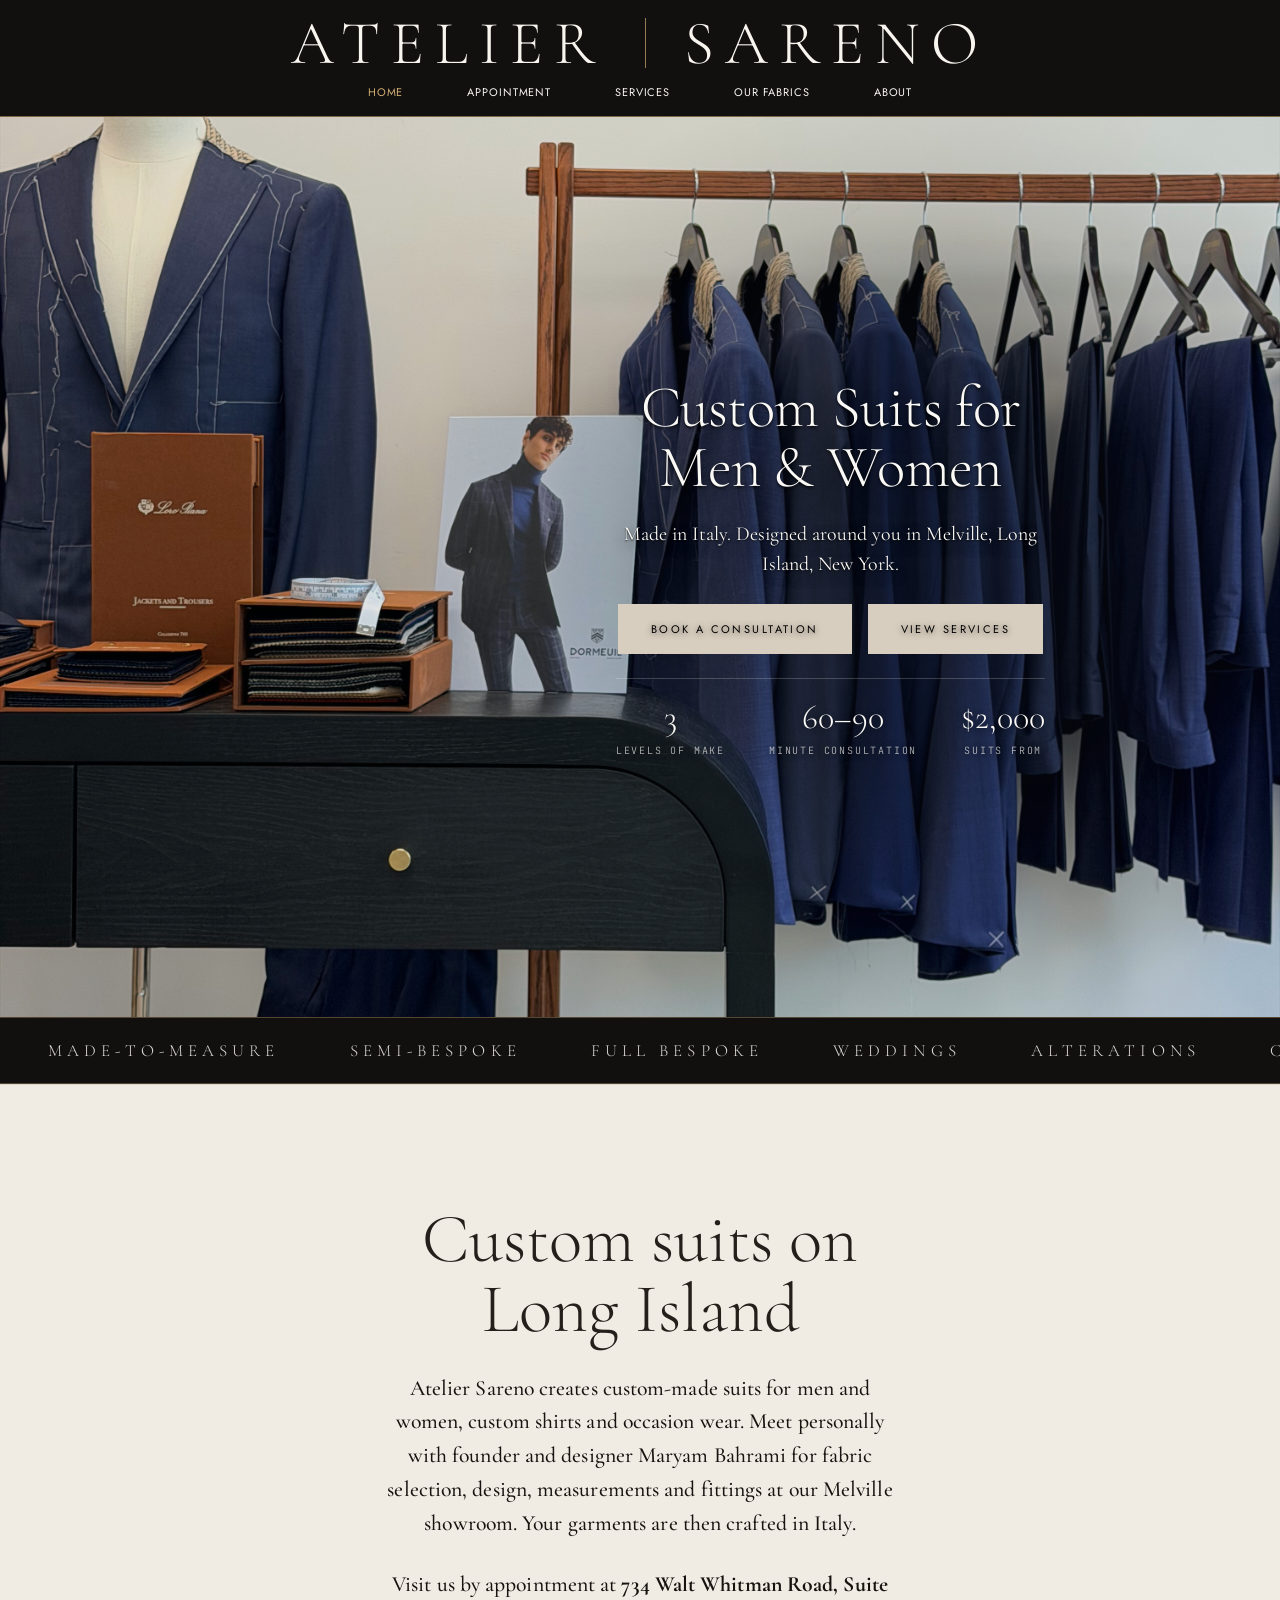
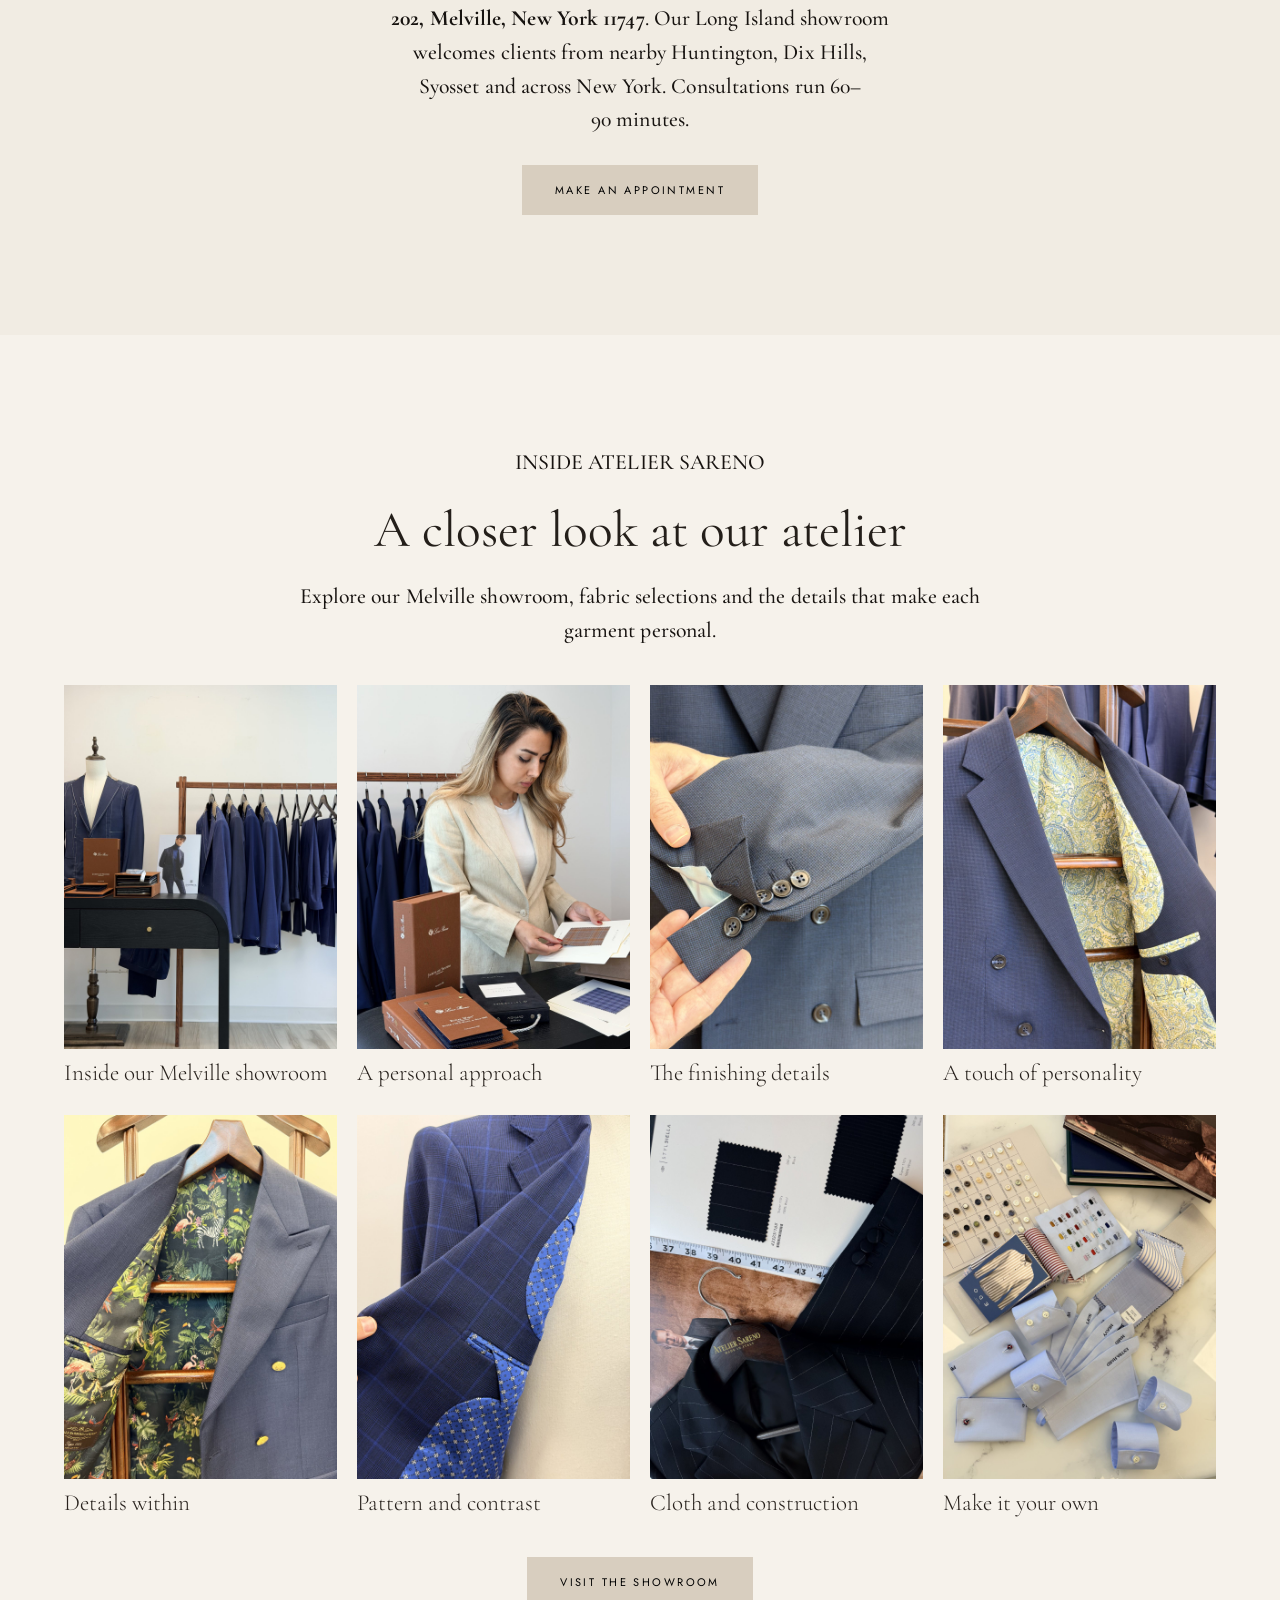
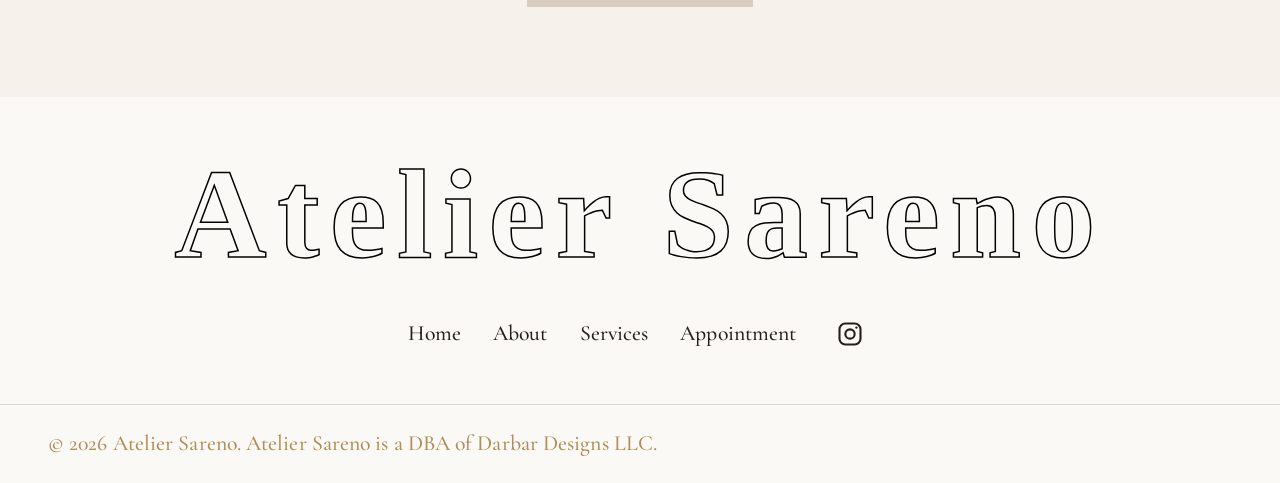
<file: index.html>
<!DOCTYPE html>
<html lang="en">
<head>
<meta charset="utf-8">
<meta name="viewport" content="width=device-width, initial-scale=1">
<title>Custom Suits in Melville, Long Island, New York | Atelier Sareno</title>
<meta name="description" content="Custom-made suits for men and women in Melville, Long Island, New York. Made in Italy, with private design consultations and fittings. Suits from $2,000.">
<link rel="canonical" href="https://ateliersareno.com/">
<meta property="og:title" content="Custom Suits in Melville, Long Island, New York | Atelier Sareno">
<meta property="og:description" content="Custom-made suits for men and women in Melville, Long Island, New York. Made in Italy, with private design consultations and fittings. Suits from $2,000.">
<meta property="og:type" content="website">
<link rel="icon" href="favicon.svg" type="image/svg+xml">
<link rel="preconnect" href="https://fonts.googleapis.com">
<link rel="preconnect" href="https://fonts.gstatic.com" crossorigin>
<link href="https://fonts.googleapis.com/css2?family=Cormorant+Garamond:wght@300;400;500;600&family=Jost:wght@300;400;600;700&family=JetBrains+Mono:wght@400&display=swap" rel="stylesheet">
<link rel="stylesheet" href="assets/css/styles.css?v=20261023-buttons">
<style>
  /* Center the homepage introduction while preserving its original column width. */
  .home-introduction { grid-template-columns: minmax(0, 1fr); }
  .home-introduction .split__copy { width: 50%; justify-self: center; }
  @media (max-width: 900px) {
    .home-introduction .split__copy { width: 100%; }
  }

  /* Homepage readability refinement */
  .home-masthead {
    position: relative;
    flex-direction: column;
    justify-content: center;
    gap: 16px;
    padding: 18px 48px 16px;
    background: #11100f;
    border-bottom: 1px solid rgba(209, 173, 114, .55);
    backdrop-filter: none;
    -webkit-backdrop-filter: none;
  }

  .home-masthead__brand {
    display: grid;
    grid-template-columns: auto 1px auto;
    align-items: center;
    column-gap: clamp(22px, 3vw, 48px);
    color: #f8f5ef;
    font-family: var(--serif);
    font-size: clamp(40px, 4.8vw, 68px);
    font-weight: 300;
    line-height: .8;
    letter-spacing: .18em;
    text-transform: uppercase;
  }

  .home-masthead__divider {
    width: 1px;
    height: .82em;
    background: rgba(209, 173, 114, .7);
  }

  .home-masthead .site-nav {
    gap: clamp(34px, 5vw, 76px);
    font-size: 11px;
    font-weight: 400;
    letter-spacing: .08em;
  }

  .home-masthead .site-nav a { color: #f8f5ef; }
  .home-masthead .site-nav a.is-active,
  .home-masthead .site-nav a:hover { color: #d1ad72; }

  .hero { justify-content: flex-end; }
  .hero__scrim {
    background:
      radial-gradient(ellipse 42% 52% at 72% 48%,
        rgba(10, 14, 20, .52) 0%,
        rgba(10, 14, 20, .34) 46%,
        rgba(10, 14, 20, .12) 72%,
        rgba(10, 14, 20, .04) 100%),
      rgba(10, 14, 20, .08);
  }

  .hero__inner {
    width: min(100%, 720px);
    max-width: 720px;
    margin: 0 clamp(4vw, 7vw, 110px) 0 0;
    gap: 22px;
  }

  .hero__title {
    max-width: none;
    font-size: clamp(42px, 4.6vw, 68px);
    line-height: 1.02;
    letter-spacing: -.012em;
    text-shadow:
      0 2px 3px rgba(0, 0, 0, .72),
      0 8px 24px rgba(0, 0, 0, .44);
  }

  .hero__title span {
    display: block;
  }

  .hero__lede {
    max-width: 46ch;
    font-size: clamp(18px, 1.55vw, 22px);
    line-height: 1.5;
    font-weight: 400;
    text-shadow:
      0 1px 2px rgba(0, 0, 0, .86),
      0 5px 14px rgba(0, 0, 0, .52);
  }

  .hero__actions {
    margin-top: 2px;
  }

  .hero__actions .btn,
  .hero__stats {
    text-shadow: 0 1px 6px rgba(0, 0, 0, .62);
  }

  .hero__stats {
    margin-top: 2px;
    padding-top: 18px;
  }

  @media (max-width: 720px) {
    .home-masthead {
      min-height: 92px;
      padding: 22px 62px 22px 20px;
      align-items: center;
    }

    .home-masthead__brand {
      column-gap: 14px;
      font-size: clamp(27px, 8vw, 38px);
      letter-spacing: .12em;
    }

    .home-masthead .nav-toggle {
      position: absolute;
      top: 22px;
      right: 18px;
      color: #f8f5ef;
      border-color: rgba(248, 245, 239, .35);
    }

    .home-masthead .site-nav {
      top: 100%;
      background: #11100f;
    }

    .home-masthead .site-nav a {
      color: #f8f5ef;
      border-bottom-color: rgba(248, 245, 239, .14);
    }

    .hero {
      justify-content: center;
      min-height: max(740px, calc(100svh - 92px));
    }

    .hero__scrim {
      background:
        radial-gradient(ellipse 78% 48% at 50% 48%,
          rgba(10, 14, 20, .56) 0%,
          rgba(10, 14, 20, .30) 52%,
          rgba(10, 14, 20, .08) 100%),
        rgba(10, 14, 20, .08);
    }

    .hero__inner {
      margin: 0;
      width: 100%;
      min-height: max(740px, calc(100svh - 92px));
      padding: 170px 20px 44px;
      gap: 18px;
      justify-content: flex-end;
    }

    .hero__title {
      position: absolute;
      top: 30px;
      left: 16px;
      right: 16px;
      max-width: none;
      margin: 0;
      color: #161412;
      font-size: clamp(38px, 10vw, 54px);
      line-height: 0.91;
      text-shadow: none;
      z-index: 2;
    }

    .hero__lede {
      position: absolute;
      top: 125px;
      left: 20px;
      right: 20px;
      width: auto;
      max-width: none;
      margin: 0;
      color: #241f1a;
      font-size: clamp(16px, 4.2vw, 18px);
      line-height: 1.35;
      text-shadow: none;
      z-index: 2;
    }
  }
</style>
<!-- Google tag (gtag.js) -->
<script async src="https://www.googletagmanager.com/gtag/js?id=AW-18395568832"></script>
<script>
  window.dataLayer = window.dataLayer || [];
  function gtag(){dataLayer.push(arguments);}
  gtag('js', new Date());

  gtag('config', 'AW-18395568832');
</script>
<!-- Meta Pixel Code -->
<script>
  !function(f,b,e,v,n,t,s)
  {if(f.fbq)return;n=f.fbq=function(){n.callMethod?
  n.callMethod.apply(n,arguments):n.queue.push(arguments)};
  if(!f._fbq)f._fbq=n;n.push=n;n.loaded=!0;n.version='2.0';
  n.queue=[];t=b.createElement(e);t.async=!0;
  t.src=v;s=b.getElementsByTagName(e)[0];
  s.parentNode.insertBefore(t,s)}(window, document,'script',
  'https://connect.facebook.net/en_US/fbevents.js');
  fbq('init', '1225433773137099');
  fbq('track', 'PageView');
</script>
<!-- End Meta Pixel Code -->
<meta property="og:url" content="https://ateliersareno.com/">
<script type="application/ld+json">
{
  "@context": "https://schema.org",
  "@type": "ClothingStore",
  "@id": "https://ateliersareno.com/#atelier",
  "name": "Atelier Sareno",
  "url": "https://ateliersareno.com/",
  "description": "Custom-made suits and shirts for men and women, made in Italy. Private design consultations, fabric selection, measurements and fittings in Melville, Long Island, New York. By appointment only.",
  "image": "https://ateliersareno.com/assets/img/atelier-office-hero.jpg",
  "email": "info@ateliersareno.com",
  "address": {
    "@type": "PostalAddress",
    "streetAddress": "734 Walt Whitman Road, Suite 202",
    "addressLocality": "Melville",
    "addressRegion": "NY",
    "postalCode": "11747",
    "addressCountry": "US"
  },
  "areaServed": [
    {
      "@type": "Place",
      "name": "Long Island, New York"
    },
    {
      "@type": "State",
      "name": "New York"
    }
  ],
  "sameAs": [
    "https://www.instagram.com/atelier_sareno/"
  ]
}
</script>
<meta property="og:image" content="https://ateliersareno.com/assets/img/hero-poster.jpg">
<meta property="og:image:alt" content="Atelier Sareno — private tailoring and custom clothing in Melville, New York">
<meta property="og:site_name" content="Atelier Sareno">
<meta name="twitter:card" content="summary_large_image">
<meta name="twitter:title" content="Custom Suits in Melville, Long Island, New York | Atelier Sareno">
<meta name="twitter:description" content="Custom-made suits for men and women in Melville, Long Island, New York. Made in Italy, with private design consultations and fittings. Suits from $2,000.">
<meta name="twitter:image" content="https://ateliersareno.com/assets/img/hero-poster.jpg">
</head>
<body>

<header class="site-header home-masthead">
  <a class="home-masthead__brand" href="index.html" aria-label="Atelier Sareno home">
    <span>Atelier</span><span class="home-masthead__divider" aria-hidden="true"></span><span>Sareno</span>
  </a>
  <button class="nav-toggle" type="button" data-nav-toggle aria-expanded="false" aria-controls="primary-nav">Menu</button>
  <nav class="site-nav" id="primary-nav" data-nav aria-label="Primary">
    <a href="index.html" class="is-active">Home</a>
    <a href="appointment.html">Appointment</a>
    <a href="services.html">Services</a>
    <a href="our-fabrics.html">Our Fabrics</a>
    <a href="about.html">About</a>
  </nav>
</header>

<main>
  <section class="hero">
    <!-- Background still. To use a video instead: put an MP4 at assets/video/hero.mp4,
         delete the <img> below and uncomment the <video> block. -->
    <img class="hero__media" src="assets/img/atelier-office-hero.jpg" alt="">
    <!--
    <video class="hero__media" autoplay muted loop playsinline poster="assets/img/hero-poster.jpg" aria-hidden="true">
      <source src="assets/video/hero.mp4" type="video/mp4">
    </video>
    -->
    <div class="hero__scrim"></div>
    <div class="hero__inner">
      <h1 class="hero__title"><span>Custom Suits for</span><span>Men &amp; Women</span></h1>
      <p class="hero__lede">Made in Italy. Designed around you in Melville, Long Island, New York.</p>
      <div class="hero__actions">
        <a class="btn btn--ghost-light" href="appointment.html">Book a consultation</a>
        <a class="btn btn--ghost-light" href="services.html">View services</a>
      </div>
      <div class="hero__stats">
        <div class="stat"><span class="stat__value">3</span><span class="stat__label">Levels of make</span></div>
        <div class="stat"><span class="stat__value">60&ndash;90</span><span class="stat__label">Minute consultation</span></div>
        <div class="stat"><span class="stat__value">$2,000</span><span class="stat__label">Suits from</span></div>
      </div>
    </div>
  </section>

  <section class="strip" aria-label="What we make">
    <span>Made-to-Measure</span><span>Semi-Bespoke</span><span>Full Bespoke</span><span>Weddings</span><span>Alterations</span><span>Consultation</span><span>Made-to-Measure</span><span>Semi-Bespoke</span>
  </section>

  <section class="split home-introduction" id="custom-suits">
    <div class="split__copy">
      <h2>Custom suits on Long Island</h2>
      <p>Atelier Sareno creates custom-made suits for men and women, custom shirts and occasion wear. Meet personally with founder and designer Maryam Bahrami for fabric selection, design, measurements and fittings at our Melville showroom. Your garments are then crafted in Italy.</p>
      <p>Visit us by appointment at <strong>734 Walt Whitman Road, Suite 202, Melville, New York 11747</strong>. Our Long Island showroom welcomes clients from nearby Huntington, Dix Hills, Syosset and across New York. Consultations run 60&ndash;90 minutes.</p>
      <a class="btn btn--brass" href="appointment.html">Make an appointment</a>
    </div>
  </section>

  <section class="atelier-gallery" aria-labelledby="atelier-gallery-title">
    <div class="atelier-gallery__intro"><p class="atelier-gallery__eyebrow">Inside Atelier Sareno</p><h2 id="atelier-gallery-title">A closer look at our atelier</h2><p>Explore our Melville showroom, fabric selections and the details that make each garment personal.</p></div>
    <div class="atelier-gallery__grid"><figure><a href="assets/img/showroom-20261018/showroom.jpg"><img src="assets/img/showroom-20261018/showroom.jpg" alt="Suits in progress and fabric books in the Atelier Sareno showroom" width="1200" height="1600" loading="lazy"></a><figcaption>Inside our Melville showroom</figcaption></figure><figure><a href="assets/img/showroom-20261018/maryam-fabrics.jpg"><img src="assets/img/showroom-20261018/maryam-fabrics.jpg" alt="Maryam selecting a checked fabric at the showroom" width="1200" height="1600" loading="lazy"></a><figcaption>A personal approach</figcaption></figure><figure><a href="assets/img/showroom-20261018/cuff-buttons.jpg"><img src="assets/img/showroom-20261018/cuff-buttons.jpg" alt="Close view of jacket cuff buttons and textured blue cloth" width="1200" height="1600" loading="lazy"></a><figcaption>The finishing details</figcaption></figure><figure><a href="assets/img/showroom-20261018/paisley-lining.jpg"><img src="assets/img/showroom-20261018/paisley-lining.jpg" alt="Blue jacket with a yellow and blue paisley lining" width="1200" height="1600" loading="lazy"></a><figcaption>A touch of personality</figcaption></figure><figure><a href="assets/img/showroom-20261018/tropical-lining.jpg"><img src="assets/img/showroom-20261018/tropical-lining.jpg" alt="Navy jacket with gold buttons and a tropical animal print lining" width="1200" height="1600" loading="lazy"></a><figcaption>Details within</figcaption></figure><figure><a href="assets/img/showroom-20261018/checked-jacket.jpg"><img src="assets/img/showroom-20261018/checked-jacket.jpg" alt="Blue checked jacket with a contrasting patterned lining" width="1200" height="1600" loading="lazy"></a><figcaption>Pattern and contrast</figcaption></figure><figure><a href="assets/img/showroom-20261018/pinstripe-suit.jpg"><img src="assets/img/showroom-20261018/pinstripe-suit.jpg" alt="Dark pinstripe jacket alongside a fabric swatch book" width="1200" height="1600" loading="lazy"></a><figcaption>Cloth and construction</figcaption></figure><figure><a href="assets/img/showroom-20261018/shirt-details.jpg"><img src="assets/img/showroom-20261018/shirt-details.jpg" alt="Shirt cuffs, collar samples, buttons and fabric selections" width="1200" height="1600" loading="lazy"></a><figcaption>Make it your own</figcaption></figure></div>
    <div class="atelier-gallery__action"><a class="btn btn--brass" href="appointment.html">Visit the showroom</a></div>
  </section>
</main>

<footer class="site-footer">
  <div class="site-footer__mark">Atelier Sareno</div>
  <nav class="site-footer__nav" aria-label="Footer">
    <a href="index.html">Home</a>
    <a href="about.html">About</a>
    <a href="services.html">Services</a>
    <a href="appointment.html">Appointment</a>
    <a href="https://www.instagram.com/atelier_sareno/" target="_blank" rel="noopener" aria-label="Atelier Sareno on Instagram" title="Instagram" style="display:inline-flex;align-items:center;justify-content:center;min-width:44px;min-height:44px"><svg xmlns="http://www.w3.org/2000/svg" width="28" height="28" viewBox="0 0 24 24" fill="none" stroke="currentColor" stroke-width="1.8" stroke-linecap="round" stroke-linejoin="round" aria-hidden="true" focusable="false" style="vertical-align:middle"><rect x="3" y="3" width="18" height="18" rx="5"/><circle cx="12" cy="12" r="4"/><circle cx="17.5" cy="6.5" r="1" fill="currentColor" stroke="none"/></svg></a>
  </nav>
  <div class="site-footer__legal">&copy; <span data-year>2026</span> Atelier Sareno. Atelier Sareno is a DBA of Darbar Designs LLC.</div>
</footer>

<script src="assets/js/main.js" defer></script>
</body>
</html>
</file>
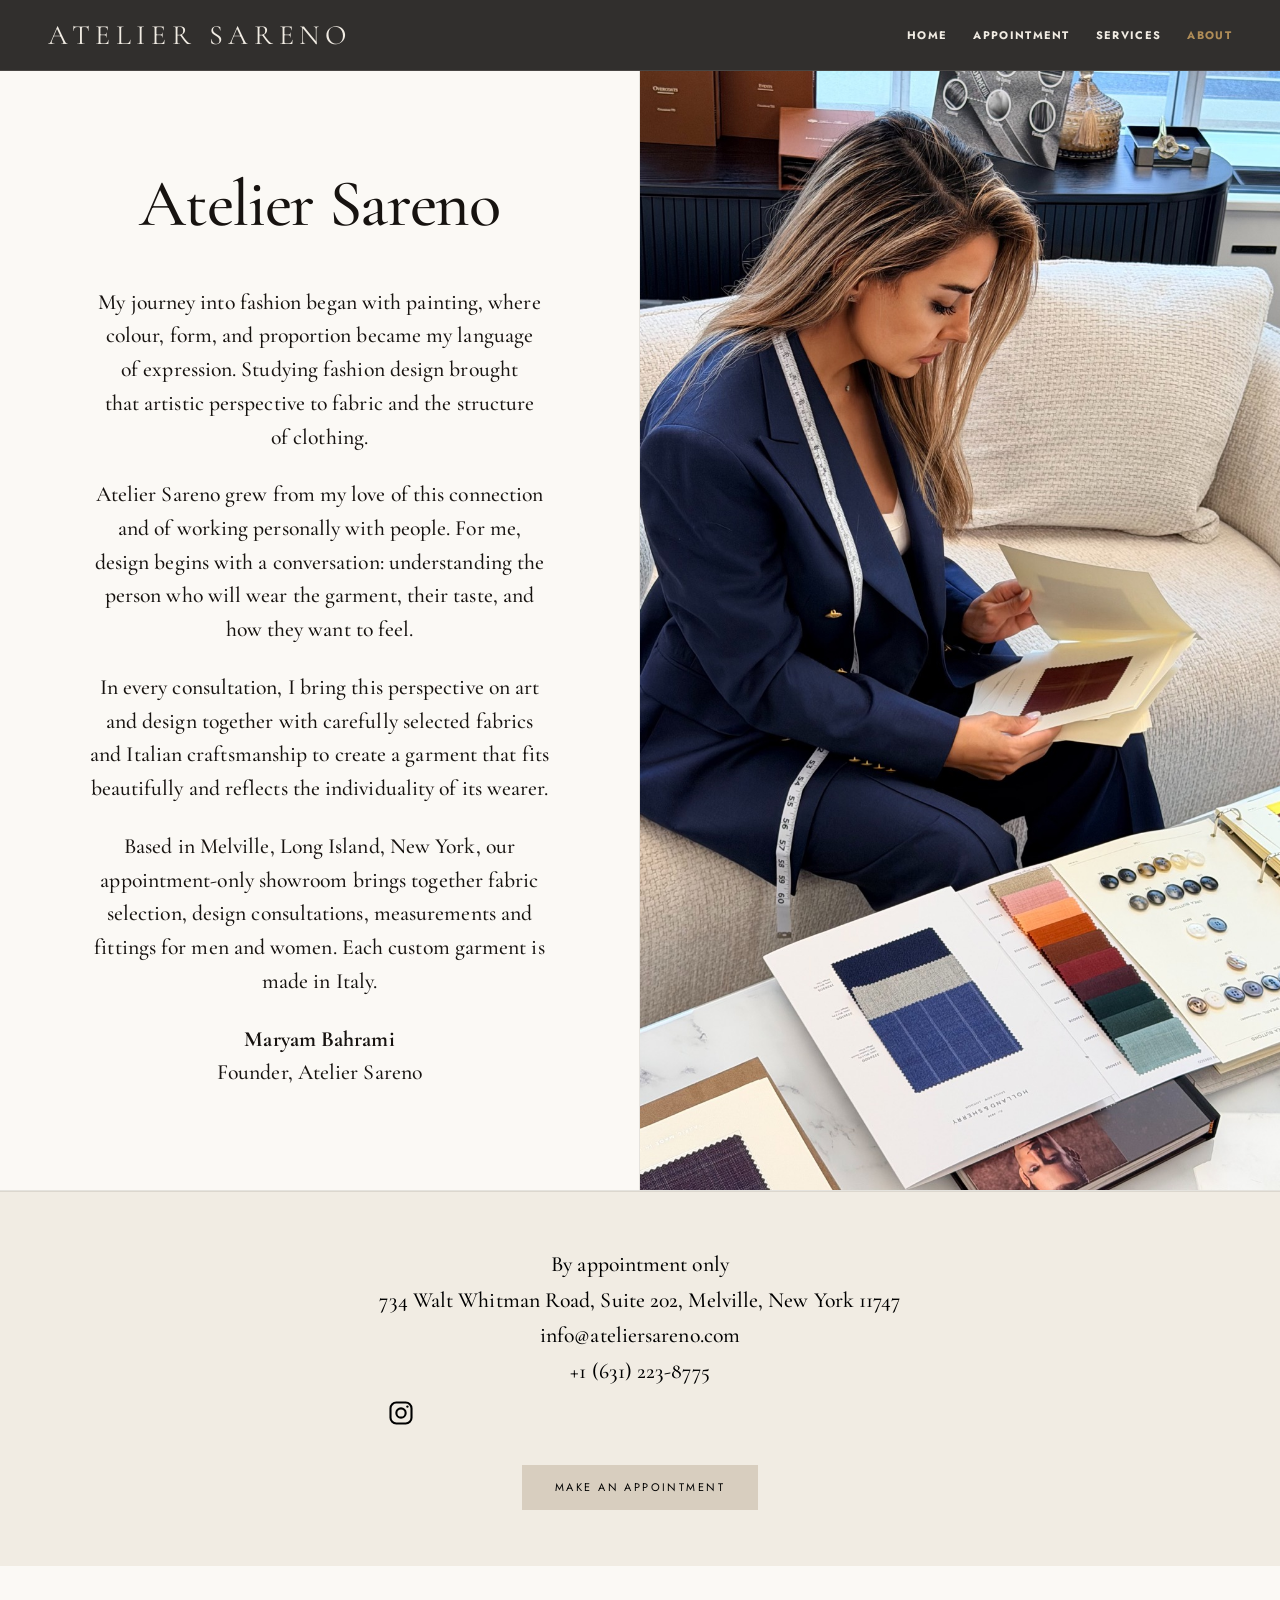
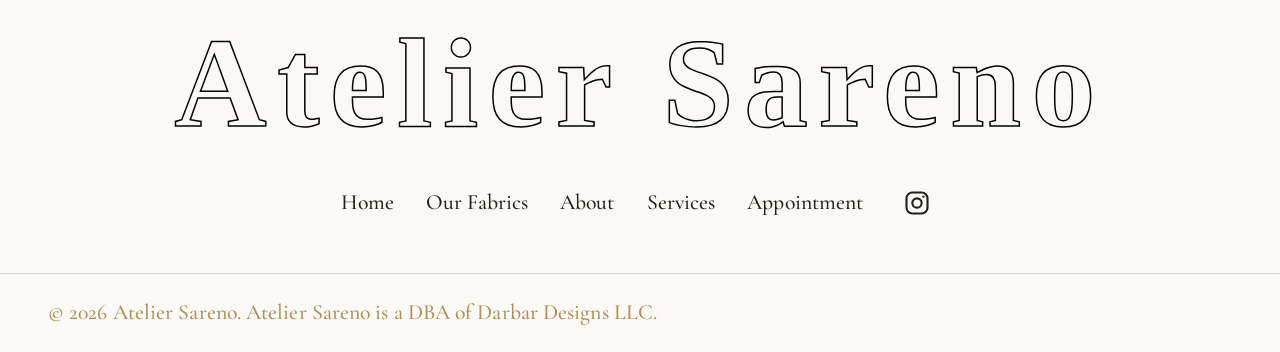
<file: about.html>
<!DOCTYPE html>
<html lang="en">
<head>
<meta charset="utf-8">
<meta name="viewport" content="width=device-width, initial-scale=1">
<title>About Maryam &amp; Our Melville, New York Atelier | Atelier Sareno</title>
<meta name="description" content="Meet Maryam Bahrami, founder of Atelier Sareno in Melville, Long Island, New York. Personal design consultations and fittings for Italian-made custom clothing.">
<link rel="canonical" href="https://ateliersareno.com/about.html">
<meta property="og:title" content="About Maryam &amp; Our Melville, New York Atelier | Atelier Sareno">
<meta property="og:description" content="Meet Maryam Bahrami, founder of Atelier Sareno in Melville, Long Island, New York. Personal design consultations and fittings for Italian-made custom clothing.">
<meta property="og:type" content="website">
<link rel="icon" href="favicon.svg" type="image/svg+xml">
<link rel="preconnect" href="https://fonts.googleapis.com">
<link rel="preconnect" href="https://fonts.gstatic.com" crossorigin>
<link href="https://fonts.googleapis.com/css2?family=Cormorant+Garamond:wght@300;400;500;600&family=Jost:wght@300;400;600;700&family=JetBrains+Mono:wght@400&display=swap" rel="stylesheet">
<link rel="stylesheet" href="assets/css/styles.css?v=20261023-buttons">
<script src="assets/js/image-slot.js"></script>
<!-- Google tag (gtag.js) -->
<script async src="https://www.googletagmanager.com/gtag/js?id=AW-18395568832"></script>
<script>
  window.dataLayer = window.dataLayer || [];
  function gtag(){dataLayer.push(arguments);}
  gtag('js', new Date());

  gtag('config', 'AW-18395568832');
</script>
<!-- Meta Pixel Code -->
<script>
  !function(f,b,e,v,n,t,s)
  {if(f.fbq)return;n=f.fbq=function(){n.callMethod?
  n.callMethod.apply(n,arguments):n.queue.push(arguments)};
  if(!f._fbq)f._fbq=n;n.push=n;n.loaded=!0;n.version='2.0';
  n.queue=[];t=b.createElement(e);t.async=!0;
  t.src=v;s=b.getElementsByTagName(e)[0];
  s.parentNode.insertBefore(t,s)}(window, document,'script',
  'https://connect.facebook.net/en_US/fbevents.js');
  fbq('init', '1225433773137099');
  fbq('track', 'PageView');
</script>
<!-- End Meta Pixel Code -->
<meta property="og:url" content="https://ateliersareno.com/about.html">
<meta property="og:image" content="https://ateliersareno.com/assets/img/about-atelier-new.jpg">
<meta property="og:image:alt" content="Atelier Sareno — private tailoring and custom clothing in Melville, New York">
<meta property="og:site_name" content="Atelier Sareno">
<meta name="twitter:card" content="summary_large_image">
<meta name="twitter:title" content="About Maryam &amp; Our Melville, New York Atelier | Atelier Sareno">
<meta name="twitter:description" content="Meet Maryam Bahrami, founder of Atelier Sareno in Melville, Long Island, New York. Personal design consultations and fittings for Italian-made custom clothing.">
<meta name="twitter:image" content="https://ateliersareno.com/assets/img/about-atelier-new.jpg">
</head>
<body>

<header class="site-header site-header--dark">
  <a class="wordmark" href="index.html">Atelier Sareno</a>
  <button class="nav-toggle" type="button" data-nav-toggle aria-expanded="false" aria-controls="primary-nav">Menu</button>
  <nav class="site-nav" id="primary-nav" data-nav aria-label="Primary">
    <a href="index.html">Home</a>
    <a href="appointment.html">Appointment</a>
    <a href="services.html">Services</a>
    <a href="about.html" class="is-active">About</a>
  </nav>
</header>

<main>
  <section class="duo duo--border-bottom">
    <div class="duo__text duo__text--about">
      <h1>Atelier Sareno</h1>
      <p>My journey into fashion began with painting, where colour, form, and proportion became my language of expression. Studying fashion design brought that artistic perspective to fabric and the structure of clothing.</p>
      <p>Atelier Sareno grew from my love of this connection and of working personally with people. For me, design begins with a conversation: understanding the person who will wear the garment, their taste, and how they want to feel.</p>
      <p>In every consultation, I bring this perspective on art and design together with carefully selected fabrics and Italian craftsmanship to create a garment that fits beautifully and reflects the individuality of its wearer.</p>
      <p>Based in Melville, Long Island, New York, our appointment-only showroom brings together fabric selection, design consultations, measurements and fittings for men and women. Each custom garment is made in Italy.</p>
      <p><strong>Maryam Bahrami</strong><br>Founder, Atelier Sareno</p>
    </div>
    <div class="duo__media">
      <img src="assets/img/about-atelier-new.jpg" alt="Atelier Sareno selecting luxury fabrics">
    </div>
  </section>

  <section class="duo duo--panel">
    <div class="contact-block">
      <span>By appointment only</span>
      <span>734 Walt Whitman Road, Suite 202, Melville, New York 11747</span>
      <a href="mailto:info@ateliersareno.com" style="text-align: justify">info@ateliersareno.com</a>
      <a href="tel:+16312238775" style="text-align: justify">+1 (631) 223-8775</a>
      <a href="https://www.instagram.com/atelier_sareno/" target="_blank" rel="noopener" aria-label="Atelier Sareno on Instagram" title="Instagram" style="display:inline-flex;align-items:center;justify-content:center;min-width:44px;min-height:44px;width:44px;align-self:start;justify-self:start;margin-inline:0"><svg xmlns="http://www.w3.org/2000/svg" width="28" height="28" viewBox="0 0 24 24" fill="none" stroke="currentColor" stroke-width="1.8" stroke-linecap="round" stroke-linejoin="round" aria-hidden="true" focusable="false" style="vertical-align:middle"><rect x="3" y="3" width="18" height="18" rx="5"/><circle cx="12" cy="12" r="4"/><circle cx="17.5" cy="6.5" r="1" fill="currentColor" stroke="none"/></svg></a>
      <a class="btn btn--brass" href="appointment.html">Make an appointment</a>
    </div>
  </section>
</main>

<footer class="site-footer">
  <div class="site-footer__mark">Atelier Sareno</div>
  <nav class="site-footer__nav" aria-label="Footer">
    <a href="index.html">Home</a>
    <a href="our-fabrics.html">Our Fabrics</a>
    <a href="about.html">About</a>
    <a href="services.html">Services</a>
    <a href="appointment.html">Appointment</a>
    <a href="https://www.instagram.com/atelier_sareno/" target="_blank" rel="noopener" aria-label="Atelier Sareno on Instagram" title="Instagram" style="display:inline-flex;align-items:center;justify-content:center;min-width:44px;min-height:44px"><svg xmlns="http://www.w3.org/2000/svg" width="28" height="28" viewBox="0 0 24 24" fill="none" stroke="currentColor" stroke-width="1.8" stroke-linecap="round" stroke-linejoin="round" aria-hidden="true" focusable="false" style="vertical-align:middle"><rect x="3" y="3" width="18" height="18" rx="5"/><circle cx="12" cy="12" r="4"/><circle cx="17.5" cy="6.5" r="1" fill="currentColor" stroke="none"/></svg></a>
  </nav>
  <div class="site-footer__legal">&copy; <span data-year>2026</span> Atelier Sareno. Atelier Sareno is a DBA of Darbar Designs LLC.</div>
</footer>

<script src="assets/js/main.js" defer></script>
</body>
</html>
</file>
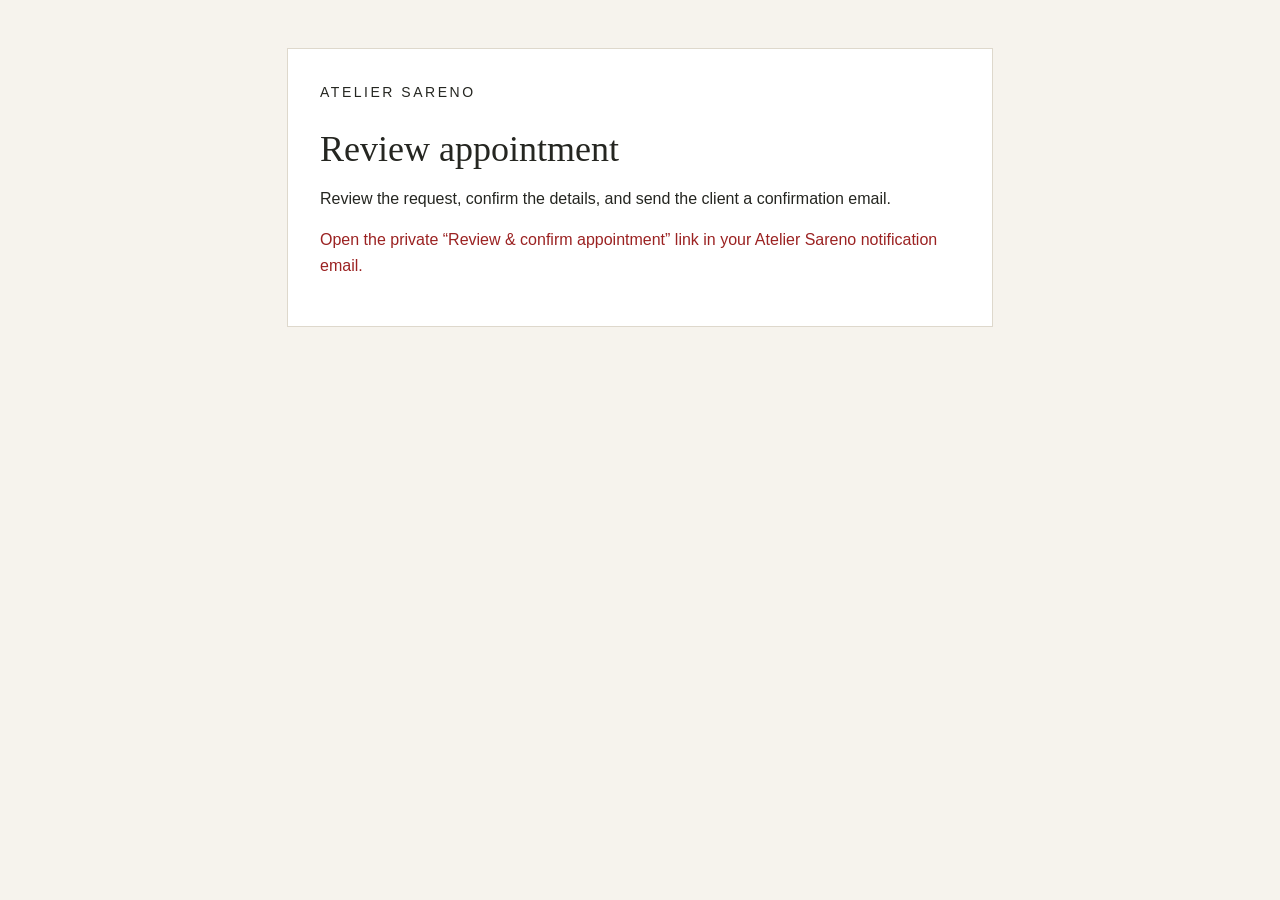
<file: confirm-appointment.html>
<!doctype html>
<html lang="en"><head><meta charset="utf-8"><meta name="viewport" content="width=device-width,initial-scale=1"><meta name="robots" content="noindex,nofollow"><meta name="referrer" content="no-referrer"><title>Review appointment — Atelier Sareno</title>
<style>body{margin:0;background:#f6f3ed;color:#252621;font:16px/1.6 Arial,sans-serif}main{max-width:640px;margin:48px auto;padding:32px;background:#fff;border:1px solid #ded8cc}header{letter-spacing:.18em;font-size:14px}h1{font:36px Georgia,serif;margin-bottom:12px}h2{font:24px Georgia,serif}label{display:block;margin:18px 0 6px}input{box-sizing:border-box;width:100%;padding:12px;border:1px solid #a6a399;border-radius:3px;font:inherit}button{width:100%;padding:15px;margin-top:24px;border:0;background:#293e36;color:#fff;font:inherit;cursor:pointer}button:disabled{opacity:.6;cursor:wait}#message{white-space:pre-line}#message.error{color:#9b2222}dl{display:grid;grid-template-columns:100px 1fr;gap:8px}dd{margin:0;overflow-wrap:anywhere}dt{color:#666}.note{font-size:14px;color:#5d6057}#preview{border:1px solid #ded8cc;padding:20px;margin-top:24px;white-space:pre-line}@media(max-width:680px){main{margin:16px;padding:22px}h1{font-size:30px}}</style></head>
<body><main><header>ATELIER SARENO</header><h1>Review appointment</h1><p>Review the request, confirm the details, and send the client a confirmation email.</p>
<p id="message" role="status" aria-live="polite">Loading your private appointment link…</p>
<section id="details" hidden><dl id="summary"></dl><form id="approval-form"><label for="date">Confirmed date</label><input type="date" id="date" required><label for="time">Confirmed time (New York)</label><input type="time" id="time" required><p class="note">All appointments use America/New_York time, including daylight saving time. Allow 90 minutes.</p><label for="place">Meeting address</label><input id="place" maxlength="300" minlength="3" required><div id="preview" aria-label="Client email preview"></div><p class="note">Only the client shown above receives this confirmation. Keep this private review link for yourself.</p><button id="send" type="submit">Confirm appointment &amp; send email</button></form></section>
</main><script src="/assets/js/appointment-approval.js"></script></body></html>
</file>
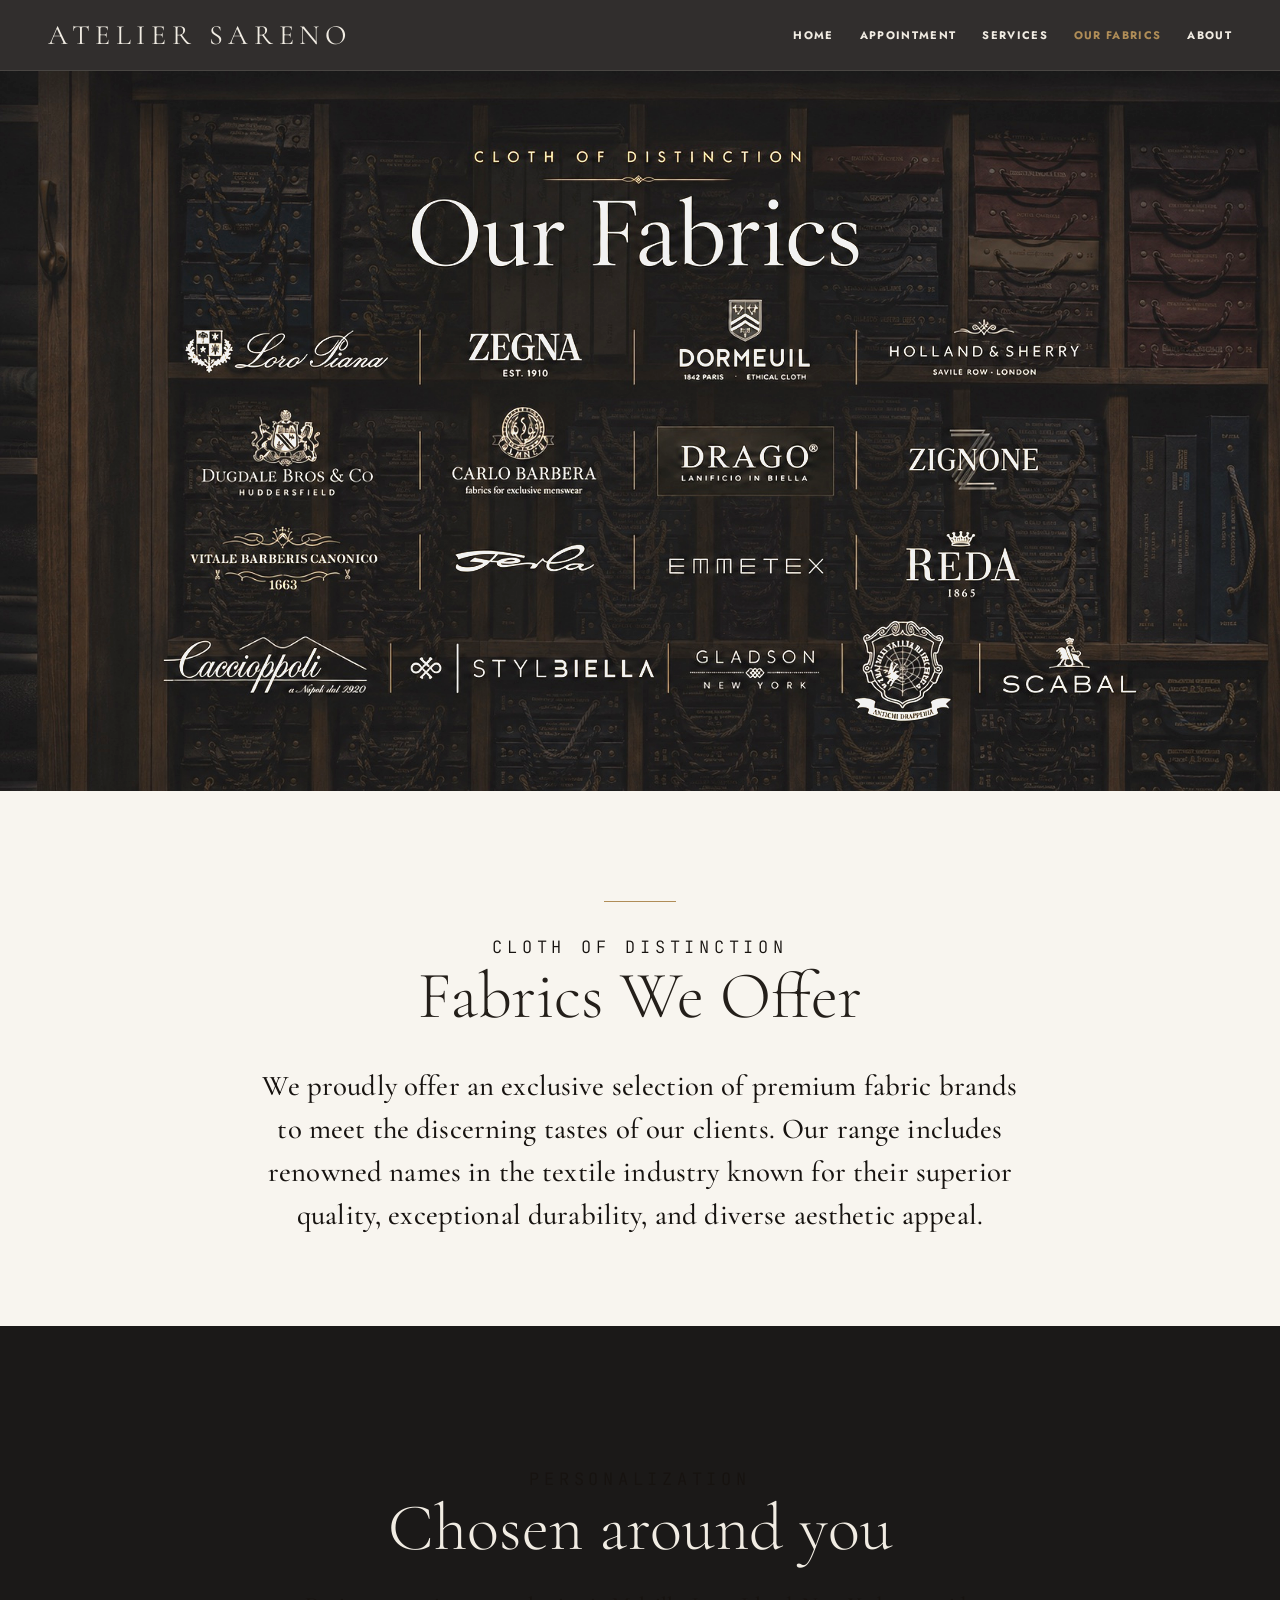
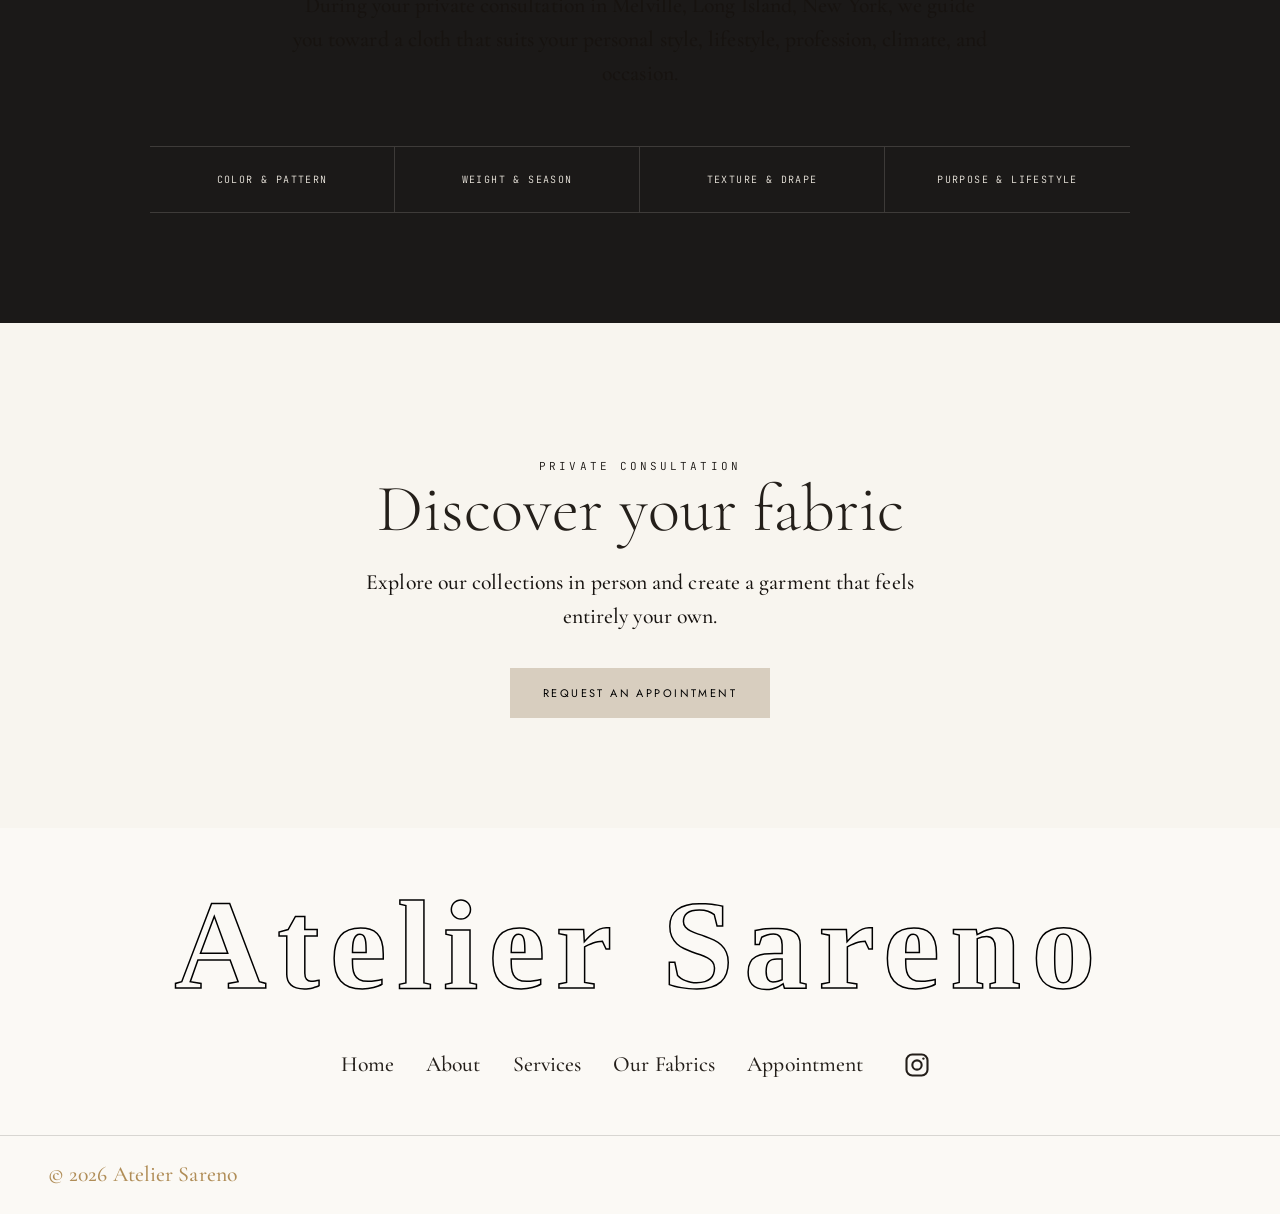
<file: our-fabrics.html>
<!DOCTYPE html>
<html lang="en">
<head>
  <meta charset="utf-8">
  <meta name="viewport" content="width=device-width, initial-scale=1">
  <title>Suit Fabrics &amp; Private Selection in Melville, NY | Atelier Sareno</title>
  <meta name="description" content="Explore premium fabrics for custom suits and shirts at Atelier Sareno. Choose your cloth during a private consultation in Melville, Long Island, New York.">
  <link rel="canonical" href="https://ateliersareno.com/our-fabrics.html">
  <link rel="icon" href="favicon.svg" type="image/svg+xml">
  <link rel="preconnect" href="https://fonts.googleapis.com">
  <link rel="preconnect" href="https://fonts.gstatic.com" crossorigin>
  <link href="https://fonts.googleapis.com/css2?family=Cormorant+Garamond:wght@300;400;500;600&family=Jost:wght@300;400;600;700&family=JetBrains+Mono:wght@400&display=swap" rel="stylesheet">
  <link rel="stylesheet" href="assets/css/styles.css?v=20261023-buttons">
  <style>
    .fabrics-page { background: #f8f5ef; }
    .fabrics-showcase { margin: 0; background: #171513; }
    .fabrics-showcase img {
      display: block;
      width: 100%;
      height: auto;
      filter: brightness(1.42) contrast(.90) saturate(.96);
    }
    .fabrics-kicker {
      margin: 0 0 24px;
      font-family: var(--mono);
      font-size: 11px;
      letter-spacing: .28em;
      text-transform: uppercase;
      color: #d1ad72;
    }
    .fabrics-hero h1 {
      font-size: clamp(58px, 8vw, 112px);
      font-weight: 300;
      line-height: .92;
    }
    .fabrics-hero p:last-child {
      max-width: 650px;
      margin: 30px auto 0;
      font-family: var(--serif);
      font-size: clamp(20px, 2vw, 27px);
      line-height: 1.5;
    }
    .fabrics-intro {
      max-width: 930px;
      margin: 0 auto;
      padding: 110px 30px 90px;
      text-align: center;
    }
    .fabrics-intro::before {
      content: "";
      display: block;
      width: 72px;
      height: 1px;
      margin: 0 auto 30px;
      background: var(--brass);
    }
    .fabrics-intro h1,
    .fabrics-personal h2,
    .fabrics-cta h2 {
      font-size: clamp(42px, 5.2vw, 72px);
      font-weight: 300;
      line-height: 1;
    }
    .fabrics-intro p,
    .fabrics-personal p {
      margin: 28px auto 0;
      font-size: 17px;
      line-height: 1.8;
      color: #2b2520;
    }
    .fabrics-intro .fabrics-intro__statement {
      max-width: 780px;
      margin-top: 34px;
      font-family: var(--serif);
      font-size: clamp(23px, 2.25vw, 31px);
      font-weight: 500;
      line-height: 1.5;
      letter-spacing: .005em;
      color: #171310;
      text-wrap: balance;
    }
    .fabric-houses {
      max-width: 1180px;
      margin: 0 auto;
      padding: 0 30px 120px;
      display: grid;
      grid-template-columns: repeat(2, 1fr);
      gap: 1px;
      background: rgba(176,141,87,.28);
    }
    .fabric-house {
      padding: clamp(44px, 6vw, 76px);
      background: #f8f5ef;
    }
    .fabric-house__number {
      display: block;
      margin-bottom: 34px;
      font-family: var(--mono);
      font-size: 10px;
      letter-spacing: .2em;
      color: var(--brass);
    }
    .fabric-house h3 {
      font-size: clamp(34px, 4vw, 52px);
      font-weight: 400;
      line-height: 1;
    }
    .fabric-house p {
      margin: 20px 0 0;
      font-size: 15px;
      line-height: 1.75;
      color: rgba(36,31,26,.72);
    }
    .fabrics-personal {
      padding: 110px 30px;
      background: #1b1918;
      color: var(--dark-text);
      text-align: center;
    }
    .fabrics-personal__inner { max-width: 980px; margin: 0 auto; }
    .fabrics-personal p { max-width: 700px; color: rgba(241,236,227,.74); }
    .fabrics-list {
      margin: 55px auto 0;
      padding: 0;
      display: grid;
      grid-template-columns: repeat(4, 1fr);
      list-style: none;
      border-top: 1px solid rgba(241,236,227,.16);
      border-bottom: 1px solid rgba(241,236,227,.16);
    }
    .fabrics-list li {
      padding: 26px 12px;
      border-right: 1px solid rgba(241,236,227,.16);
      font-family: var(--mono);
      font-size: 10px;
      letter-spacing: .14em;
      text-transform: uppercase;
    }
    .fabrics-list li:last-child { border-right: 0; }
    .fabrics-cta { padding: 110px 30px; text-align: center; }
    .fabrics-cta p { margin: 24px auto 0; max-width: 580px; line-height: 1.75; }
    .fabrics-cta .btn { margin-top: 34px; }
    @media (max-width: 760px) {
      .fabrics-intro { padding: 80px 24px 65px; }
      .fabric-houses { grid-template-columns: 1fr; padding: 0 20px 80px; }
      .fabrics-personal, .fabrics-cta { padding: 80px 24px; }
      .fabrics-list { grid-template-columns: 1fr 1fr; }
      .fabrics-list li:nth-child(2) { border-right: 0; }
      .fabrics-list li:nth-child(-n+2) { border-bottom: 1px solid rgba(241,236,227,.16); }
    }
  </style>
<!-- Meta Pixel Code -->
<script>
  !function(f,b,e,v,n,t,s)
  {if(f.fbq)return;n=f.fbq=function(){n.callMethod?
  n.callMethod.apply(n,arguments):n.queue.push(arguments)};
  if(!f._fbq)f._fbq=n;n.push=n;n.loaded=!0;n.version='2.0';
  n.queue=[];t=b.createElement(e);t.async=!0;
  t.src=v;s=b.getElementsByTagName(e)[0];
  s.parentNode.insertBefore(t,s)}(window, document,'script',
  'https://connect.facebook.net/en_US/fbevents.js');
  fbq('init', '1225433773137099');
  fbq('track', 'PageView');
</script>
<!-- End Meta Pixel Code -->
<meta property="og:title" content="Suit Fabrics &amp; Private Selection in Melville, NY | Atelier Sareno">
<meta property="og:description" content="Explore premium fabrics for custom suits and shirts at Atelier Sareno. Choose your cloth during a private consultation in Melville, Long Island, New York.">
<meta property="og:url" content="https://ateliersareno.com/our-fabrics.html">
<meta property="og:type" content="website">
<meta property="og:image" content="https://ateliersareno.com/assets/img/our-fabrics-gallery.jpg">
<meta property="og:image:alt" content="Atelier Sareno — private tailoring and custom clothing in Melville, New York">
<meta property="og:site_name" content="Atelier Sareno">
<meta name="twitter:card" content="summary_large_image">
<meta name="twitter:title" content="Suit Fabrics &amp; Private Selection in Melville, NY | Atelier Sareno">
<meta name="twitter:description" content="Explore premium fabrics for custom suits and shirts at Atelier Sareno. Choose your cloth during a private consultation in Melville, Long Island, New York.">
<meta name="twitter:image" content="https://ateliersareno.com/assets/img/our-fabrics-gallery.jpg">
</head>
<body class="fabrics-page">
  <header class="site-header site-header--dark">
    <a class="wordmark" href="index.html">Atelier Sareno</a>
    <button class="nav-toggle" type="button" data-nav-toggle aria-expanded="false" aria-controls="primary-nav">Menu</button>
    <nav class="site-nav" id="primary-nav" data-nav aria-label="Primary">
      <a href="index.html">Home</a>
      <a href="appointment.html">Appointment</a>
      <a href="services.html">Services</a>
      <a href="our-fabrics.html" class="is-active">Our Fabrics</a>
      <a href="about.html">About</a>
    </nav>
  </header>
  <main>
    <figure class="fabrics-showcase">
      <img src="assets/img/our-fabrics-gallery.jpg?v=20260909" alt="Our Fabrics — a selection of distinguished fabric houses available at Atelier Sareno" width="1672" height="941">
    </figure>
    <section class="fabrics-intro">
      <p class="fabrics-kicker">Cloth of Distinction</p>
      <h1>Fabrics We Offer</h1>
      <p class="fabrics-intro__statement">We proudly offer an exclusive selection of premium fabric brands to meet the discerning tastes of our clients. Our range includes renowned names in the textile industry known for their superior quality, exceptional durability, and diverse aesthetic appeal.</p>
    </section>
    <section class="fabrics-personal">
      <div class="fabrics-personal__inner">
        <p class="fabrics-kicker">Personalization</p>
        <h2>Chosen around you</h2>
        <p>During your private consultation in Melville, Long Island, New York, we guide you toward a cloth that suits your personal style, lifestyle, profession, climate, and occasion.</p>
        <ul class="fabrics-list"><li>Color &amp; Pattern</li><li>Weight &amp; Season</li><li>Texture &amp; Drape</li><li>Purpose &amp; Lifestyle</li></ul>
      </div>
    </section>
    <section class="fabrics-cta">
      <p class="fabrics-kicker">Private Consultation</p>
      <h2>Discover your fabric</h2>
      <p>Explore our collections in person and create a garment that feels entirely your own.</p>
      <a class="btn btn--brass" href="appointment.html">Request an appointment</a>
    </section>
  </main>
  <footer class="site-footer">
    <div class="site-footer__mark">Atelier Sareno</div>
    <nav class="site-footer__nav" aria-label="Footer">
      <a href="index.html">Home</a><a href="about.html">About</a><a href="services.html">Services</a><a href="our-fabrics.html">Our Fabrics</a><a href="appointment.html">Appointment</a><a href="https://www.instagram.com/atelier_sareno/" target="_blank" rel="noopener" aria-label="Atelier Sareno on Instagram" title="Instagram" style="display:inline-flex;align-items:center;justify-content:center;min-width:44px;min-height:44px"><svg xmlns="http://www.w3.org/2000/svg" width="28" height="28" viewBox="0 0 24 24" fill="none" stroke="currentColor" stroke-width="1.8" stroke-linecap="round" stroke-linejoin="round" aria-hidden="true" focusable="false" style="vertical-align:middle"><rect x="3" y="3" width="18" height="18" rx="5"/><circle cx="12" cy="12" r="4"/><circle cx="17.5" cy="6.5" r="1" fill="currentColor" stroke="none"/></svg></a>
    </nav>
    <div class="site-footer__legal">&copy; <span data-year>2026</span> Atelier Sareno</div>
  </footer>
  <script src="assets/js/main.js" defer></script>
</body>
</html>
</file>
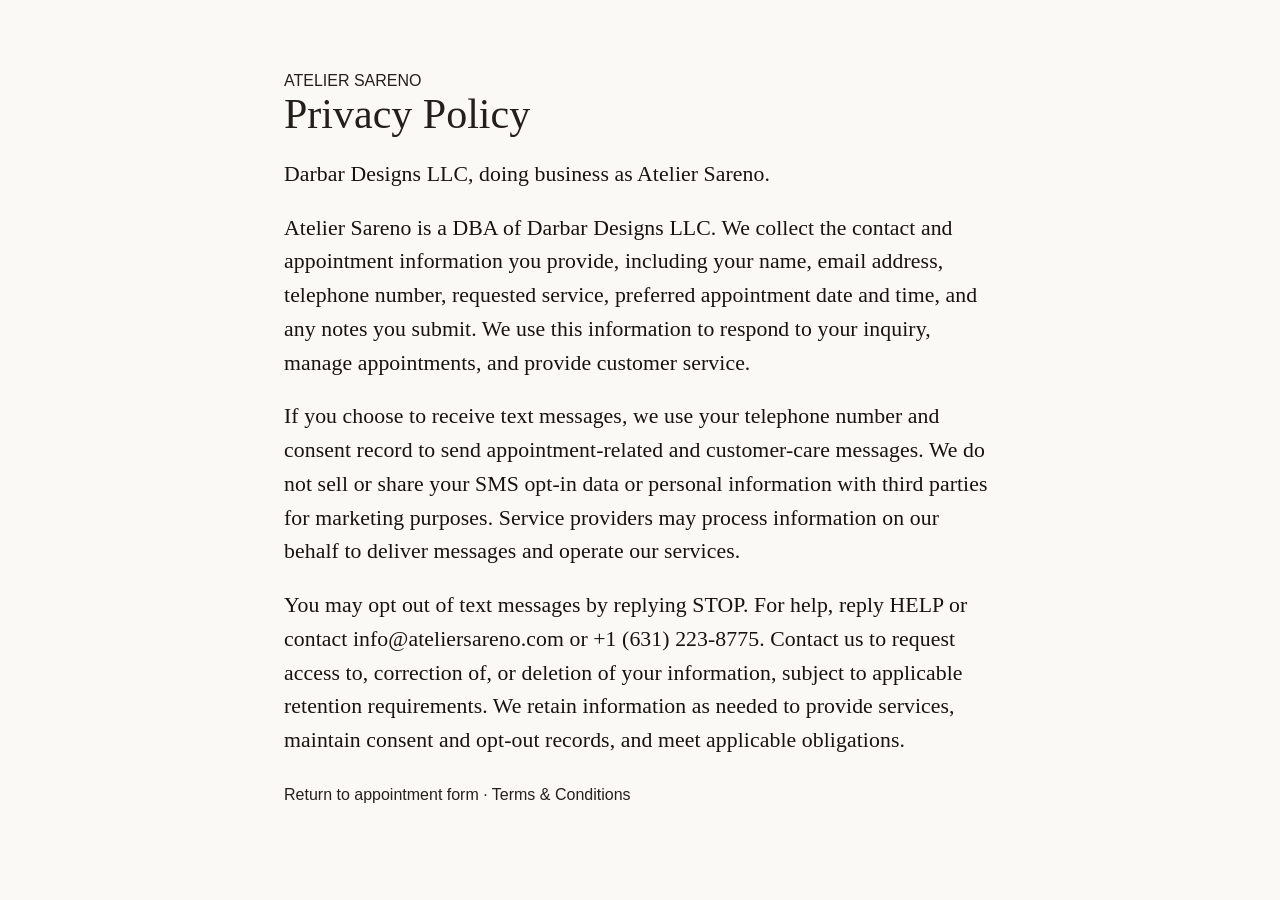
<file: privacy-policy.html>
<!doctype html><html lang="en"><head><meta charset="utf-8"><meta name="viewport" content="width=device-width,initial-scale=1"><title>Privacy Policy — Atelier Sareno</title><link rel="stylesheet" href="assets/css/styles.css?v=20260909-2"><style>.policy{max-width:760px;margin:48px auto;padding:24px}.policy p{line-height:1.7;margin:20px 0}.policy h1{font-size:42px}.policy h2{margin-top:28px}.policy nav{margin-top:28px}</style><meta name="description" content="Read how Atelier Sareno collects and uses appointment information and manages optional text message consent."><link rel="canonical" href="https://ateliersareno.com/privacy-policy.html"></head><body><main class="policy"><a href="index.html">ATELIER SARENO</a><h1>Privacy Policy</h1><p>Darbar Designs LLC, doing business as Atelier Sareno.</p><p>Atelier Sareno is a DBA of Darbar Designs LLC. We collect the contact and appointment information you provide, including your name, email address, telephone number, requested service, preferred appointment date and time, and any notes you submit. We use this information to respond to your inquiry, manage appointments, and provide customer service.</p><p>If you choose to receive text messages, we use your telephone number and consent record to send appointment-related and customer-care messages. We do not sell or share your SMS opt-in data or personal information with third parties for marketing purposes. Service providers may process information on our behalf to deliver messages and operate our services.</p><p>You may opt out of text messages by replying STOP. For help, reply HELP or contact info@ateliersareno.com or +1 (631) 223-8775. Contact us to request access to, correction of, or deletion of your information, subject to applicable retention requirements. We retain information as needed to provide services, maintain consent and opt-out records, and meet applicable obligations.</p><nav><a href="appointment.html">Return to appointment form</a> · <a href="terms.html">Terms &amp; Conditions</a></nav></main></body></html>
</file>
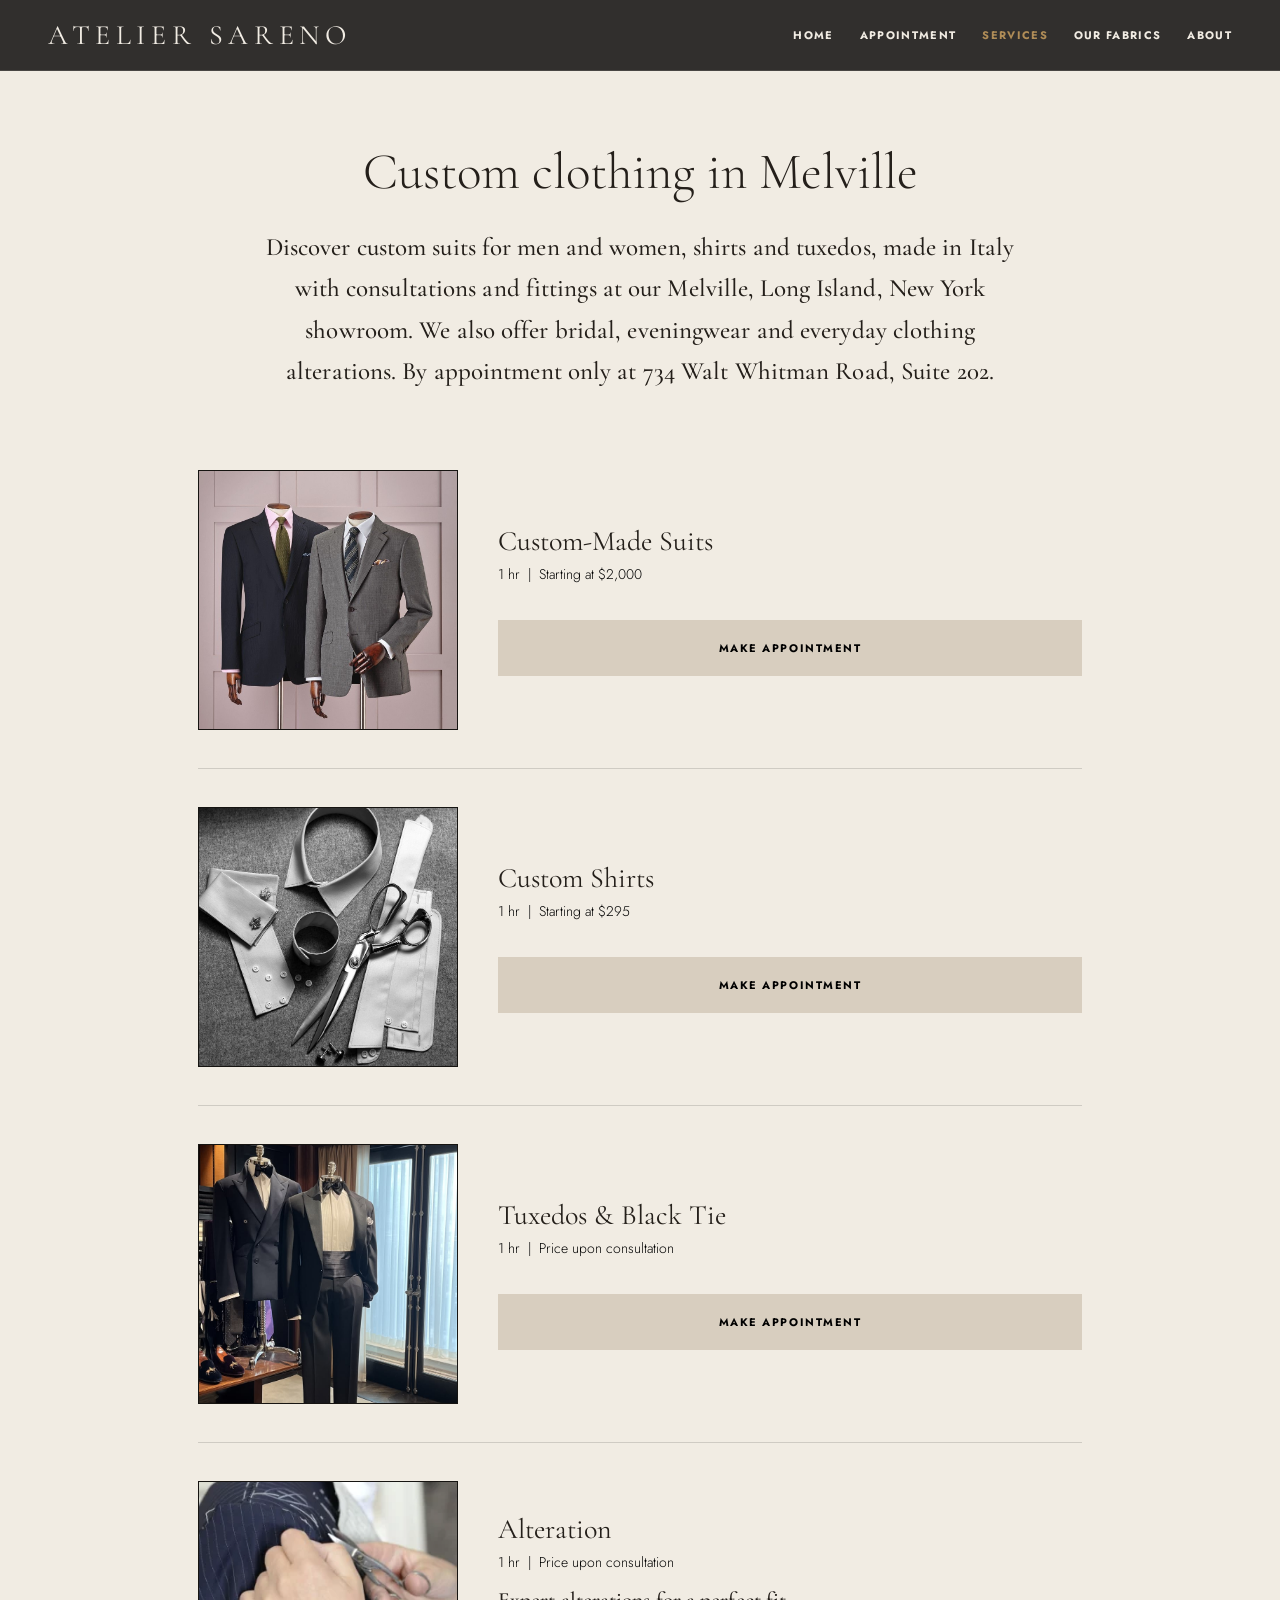
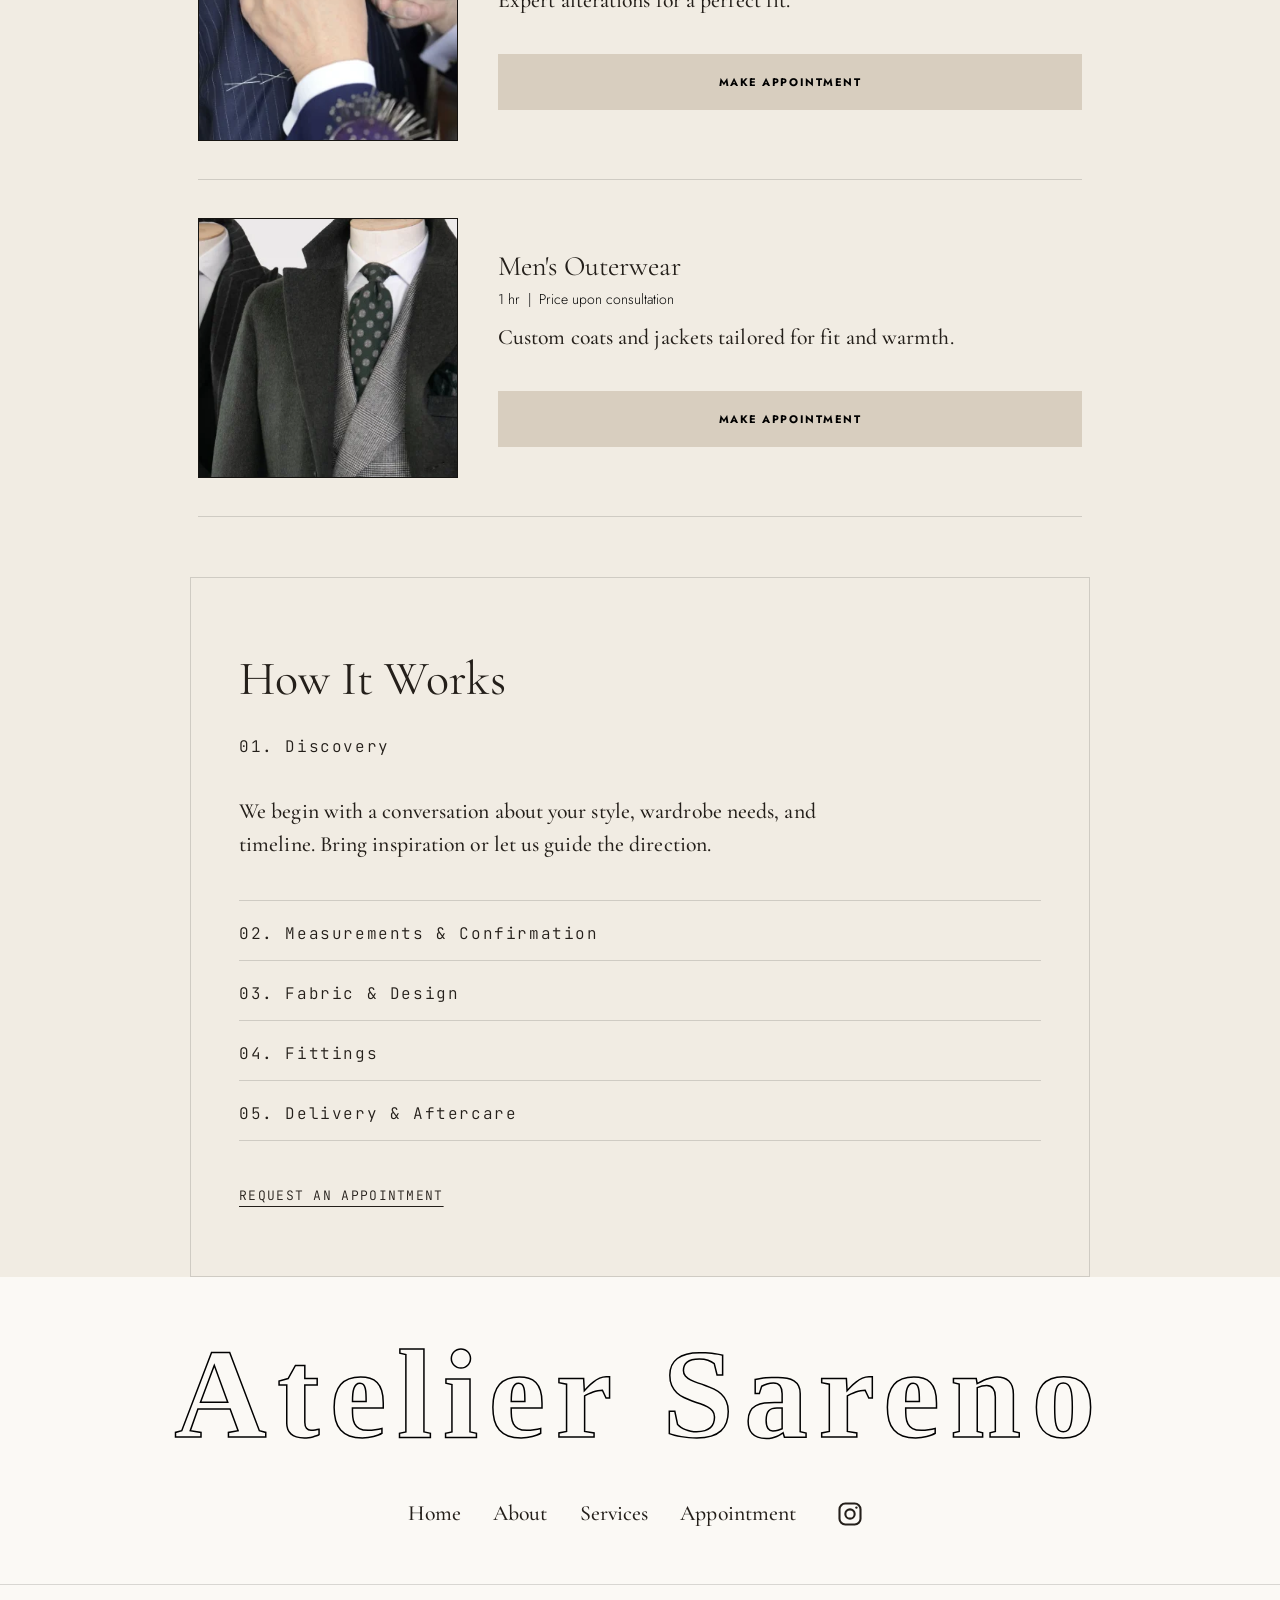
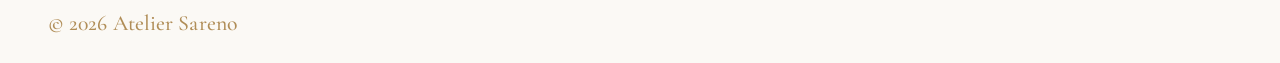
<file: services.html>
<!DOCTYPE html>
<html lang="en">
<head>
<meta charset="utf-8">
<meta name="viewport" content="width=device-width, initial-scale=1">
<title>Custom Suits, Shirts &amp; Alterations in Melville, NY | Atelier Sareno</title>
<meta name="description" content="Explore custom suits for men and women from $2,000, custom shirts, tuxedos and alterations in Melville, Long Island, New York. By appointment only.">
<link rel="canonical" href="https://ateliersareno.com/services.html">
<meta property="og:title" content="Custom Suits, Shirts &amp; Alterations in Melville, NY | Atelier Sareno">
<meta property="og:description" content="Explore custom suits for men and women from $2,000, custom shirts, tuxedos and alterations in Melville, Long Island, New York. By appointment only.">
<meta property="og:type" content="website">
<link rel="icon" href="favicon.svg" type="image/svg+xml">
<link rel="preconnect" href="https://fonts.googleapis.com">
<link rel="preconnect" href="https://fonts.gstatic.com" crossorigin>
<link href="https://fonts.googleapis.com/css2?family=Cormorant+Garamond:wght@300;400;500;600&family=Jost:wght@300;400;600;700&family=JetBrains+Mono:wght@400&display=swap" rel="stylesheet">
<link rel="stylesheet" href="assets/css/styles.css?v=20261023-buttons">
<!-- Google tag (gtag.js) -->
<script async src="https://www.googletagmanager.com/gtag/js?id=AW-18395568832"></script>
<script>
  window.dataLayer = window.dataLayer || [];
  function gtag(){dataLayer.push(arguments);}
  gtag('js', new Date());

  gtag('config', 'AW-18395568832');
</script>
<!-- Meta Pixel Code -->
<script>
  !function(f,b,e,v,n,t,s)
  {if(f.fbq)return;n=f.fbq=function(){n.callMethod?
  n.callMethod.apply(n,arguments):n.queue.push(arguments)};
  if(!f._fbq)f._fbq=n;n.push=n;n.loaded=!0;n.version='2.0';
  n.queue=[];t=b.createElement(e);t.async=!0;
  t.src=v;s=b.getElementsByTagName(e)[0];
  s.parentNode.insertBefore(t,s)}(window, document,'script',
  'https://connect.facebook.net/en_US/fbevents.js');
  fbq('init', '1225433773137099');
  fbq('track', 'PageView');
</script>
<!-- End Meta Pixel Code -->
<meta property="og:url" content="https://ateliersareno.com/services.html">
<style>
body.page--dark {background:#FBF9F5;color:#241F1A;}
.page--dark main {background:#F1ECE3;}
.page--dark .page-title, .page--dark p:not(.form__error):not(.confirmation__note){color:#241F1A;}
.service-row__meta,.service-row__note {color:#000000;}
.service-card,.service-row__media,.how-it-works,.how-it-works--dark .how-it-works__step {border-color:rgba(36,31,26,.16);}
.service-row__cta {background:#D8CEBF;color:#000000;}
.service-row__cta:hover {background:#CBBEAC;color:#000000;}
.how-it-works--dark .how-it-works__cta {color:#241F1A;}
</style>
<meta property="og:image" content="https://ateliersareno.com/assets/img/custom-suit.jpg">
<meta property="og:image:alt" content="Atelier Sareno — private tailoring and custom clothing in Melville, New York">
<meta property="og:site_name" content="Atelier Sareno">
<meta name="twitter:card" content="summary_large_image">
<meta name="twitter:title" content="Custom Suits, Shirts &amp; Alterations in Melville, NY | Atelier Sareno">
<meta name="twitter:description" content="Explore custom suits for men and women from $2,000, custom shirts, tuxedos and alterations in Melville, Long Island, New York. By appointment only.">
<meta name="twitter:image" content="https://ateliersareno.com/assets/img/custom-suit.jpg">
</head>
<body class="page--dark">

<header class="site-header site-header--dark">
  <a class="wordmark" href="index.html">Atelier Sareno</a>
  <button class="nav-toggle" type="button" data-nav-toggle aria-expanded="false" aria-controls="primary-nav">Menu</button>
  <nav class="site-nav" id="primary-nav" data-nav aria-label="Primary">
    <a href="index.html">Home</a>
    <a href="appointment.html">Appointment</a>
    <a href="services.html" class="is-active">Services</a>
    <a href="our-fabrics.html">Our Fabrics</a>
    <a href="about.html">About</a>
  </nav>
</header>

<main>
  <div class="page-title-band">
    <h1 class="page-title">Custom clothing in Melville</h1>
    <p style="max-width: 65ch; margin: 24px auto 0; font-size: clamp(21px, 2vw, 25px); line-height: 1.65;">Discover custom suits for men and women, shirts and tuxedos, made in Italy with consultations and fittings at our Melville, Long Island, New York showroom. We also offer bridal, eveningwear and everyday clothing alterations. By appointment only at 734 Walt Whitman Road, Suite 202.</p>
  </div>



  <section class="service-group service-grid" aria-label="Our services">
    <article class="service-row service-card">
      <div class="service-row__media">
        <img src="assets/img/custom-suit.jpg" alt="Bespoke suit" loading="lazy">
      </div>
      <div class="service-row__body">
        <h3>Custom-Made Suits</h3>
        <span class="service-row__meta">1 hr &nbsp;|&nbsp; Starting at $2,000</span>
        <a class="service-row__cta" href="appointment.html">Make Appointment</a>
      </div>
    </article>

    <article class="service-row service-card">
        <div class="service-row__media">
          <img src="assets/img/custom-shirt.jpeg" alt="Custom shirt" loading="lazy">
        </div>
        <div class="service-row__body">
          <h3>Custom Shirts</h3>
          <span class="service-row__meta">1 hr &nbsp;|&nbsp; Starting at $295</span>
          <a class="service-row__cta" href="appointment.html">Make Appointment</a>
        </div>
    </article>

    <article class="service-row service-card">
        <div class="service-row__media">
          <img src="assets/img/Tuxedo.jpeg" alt="Tuxedo and black tie" loading="lazy">
        </div>
        <div class="service-row__body">
          <h3>Tuxedos &amp; Black Tie</h3>
          <span class="service-row__meta">1 hr &nbsp;|&nbsp; Price upon consultation</span>
          <a class="service-row__cta" href="appointment.html">Make Appointment</a>
        </div>
    </article>

    <article class="service-row service-card">
      <div class="service-row__media">
        <img src="assets/img/service-alterations.webp" alt="Alterations" loading="lazy">
      </div>
      <div class="service-row__body">
        <h3>Alteration</h3>
        <span class="service-row__meta">1 hr &nbsp;|&nbsp; Price upon consultation</span>
        <p class="service-row__note">Expert alterations for a perfect fit.</p>
        <a class="service-row__cta" href="appointment.html">Make Appointment</a>
      </div>
    </article>

    <article class="service-row service-card">
      <div class="service-row__media">
        <img src="assets/img/service-outerwear.webp" alt="Men's outerwear" loading="lazy">
      </div>
      <div class="service-row__body">
        <h3>Men's Outerwear</h3>
        <span class="service-row__meta">1 hr &nbsp;|&nbsp; Price upon consultation</span>
        <p class="service-row__note">Custom coats and jackets tailored for fit and warmth.</p>
        <a class="service-row__cta" href="appointment.html">Make Appointment</a>
      </div>
    </article>
  </section>

  <section class="how-it-works how-it-works--dark">
    <h2>How It Works</h2>
    <div class="how-it-works__step">
      <span class="how-it-works__label">01. Discovery</span>
      <p>We begin with a conversation about your style, wardrobe needs, and timeline. Bring inspiration or let us guide the direction.</p>
    </div>
    <div class="how-it-works__step">
      <span class="how-it-works__label">02. Measurements &amp; Confirmation</span>
    </div>
    <div class="how-it-works__step">
      <span class="how-it-works__label">03. Fabric &amp; Design</span>
    </div>
    <div class="how-it-works__step">
      <span class="how-it-works__label">04. Fittings</span>
    </div>
    <div class="how-it-works__step">
      <span class="how-it-works__label">05. Delivery &amp; Aftercare</span>
    </div>
    <a class="how-it-works__cta" href="appointment.html">Request an appointment</a>
  </section>
</main>

<footer class="site-footer">
  <div class="site-footer__mark">Atelier Sareno</div>
  <nav class="site-footer__nav" aria-label="Footer">
    <a href="index.html">Home</a>
    <a href="about.html">About</a>
    <a href="services.html">Services</a>
    <a href="appointment.html">Appointment</a>
    <a href="https://www.instagram.com/atelier_sareno/" target="_blank" rel="noopener" aria-label="Atelier Sareno on Instagram" title="Instagram" style="display:inline-flex;align-items:center;justify-content:center;min-width:44px;min-height:44px"><svg xmlns="http://www.w3.org/2000/svg" width="28" height="28" viewBox="0 0 24 24" fill="none" stroke="currentColor" stroke-width="1.8" stroke-linecap="round" stroke-linejoin="round" aria-hidden="true" focusable="false" style="vertical-align:middle"><rect x="3" y="3" width="18" height="18" rx="5"/><circle cx="12" cy="12" r="4"/><circle cx="17.5" cy="6.5" r="1" fill="currentColor" stroke="none"/></svg></a>
  </nav>
  <div class="site-footer__legal">&copy; <span data-year>2026</span> Atelier Sareno</div>
</footer>

<script src="assets/js/main.js" defer></script>
</body>
</html>
</file>
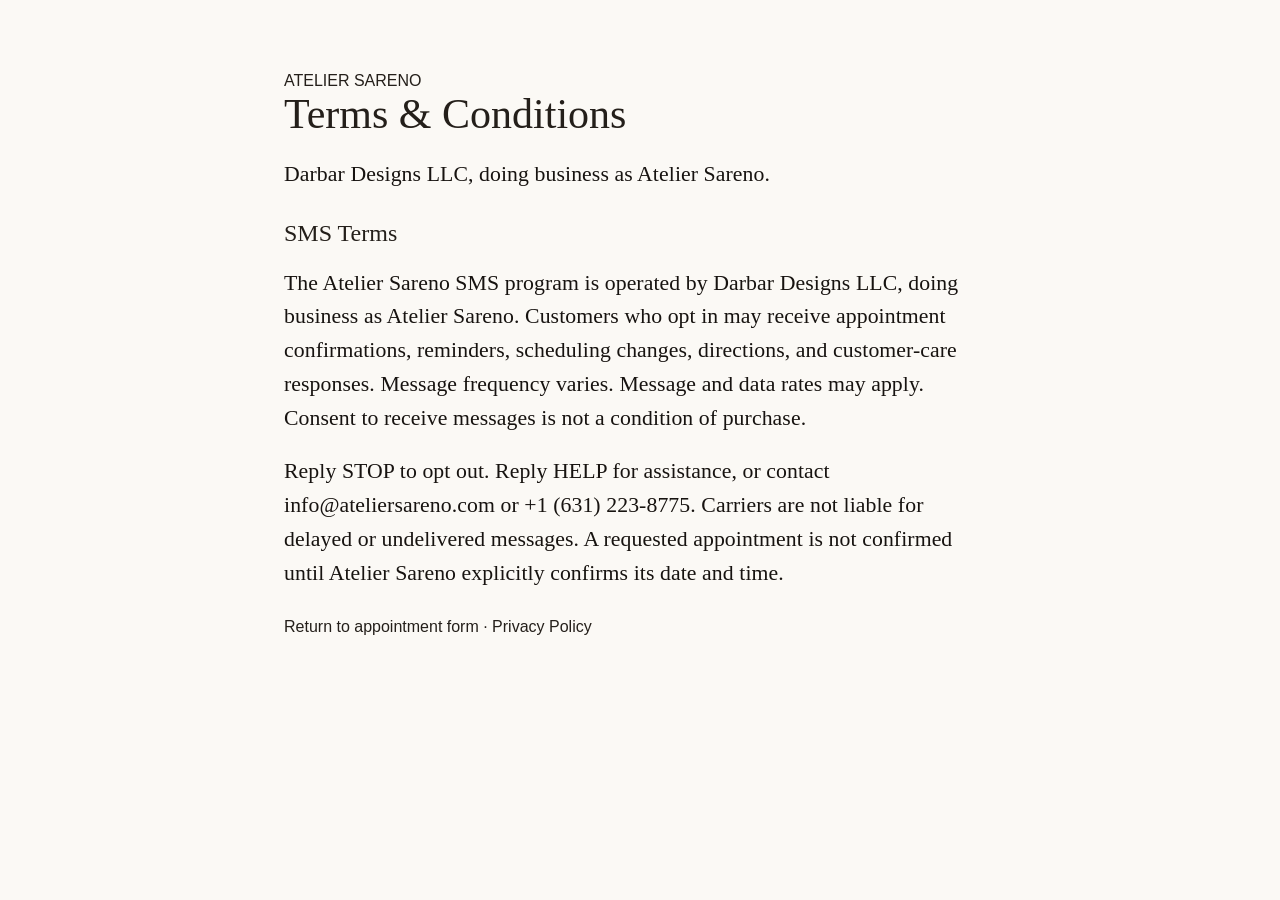
<file: terms.html>
<!doctype html><html lang="en"><head><meta charset="utf-8"><meta name="viewport" content="width=device-width,initial-scale=1"><title>Terms & Conditions — Atelier Sareno</title><link rel="stylesheet" href="assets/css/styles.css?v=20260909-2"><style>.policy{max-width:760px;margin:48px auto;padding:24px}.policy p{line-height:1.7;margin:20px 0}.policy h1{font-size:42px}.policy h2{margin-top:28px}.policy nav{margin-top:28px}</style><meta name="description" content="Read the terms for Atelier Sareno appointment requests and optional appointment text messages."><link rel="canonical" href="https://ateliersareno.com/terms.html"></head><body><main class="policy"><a href="index.html">ATELIER SARENO</a><h1>Terms & Conditions</h1><p>Darbar Designs LLC, doing business as Atelier Sareno.</p><h2>SMS Terms</h2><p>The Atelier Sareno SMS program is operated by Darbar Designs LLC, doing business as Atelier Sareno. Customers who opt in may receive appointment confirmations, reminders, scheduling changes, directions, and customer-care responses. Message frequency varies. Message and data rates may apply. Consent to receive messages is not a condition of purchase.</p><p>Reply STOP to opt out. Reply HELP for assistance, or contact info@ateliersareno.com or +1 (631) 223-8775. Carriers are not liable for delayed or undelivered messages. A requested appointment is not confirmed until Atelier Sareno explicitly confirms its date and time.</p><nav><a href="appointment.html">Return to appointment form</a> · <a href="privacy-policy.html">Privacy Policy</a></nav></main></body></html>
</file>
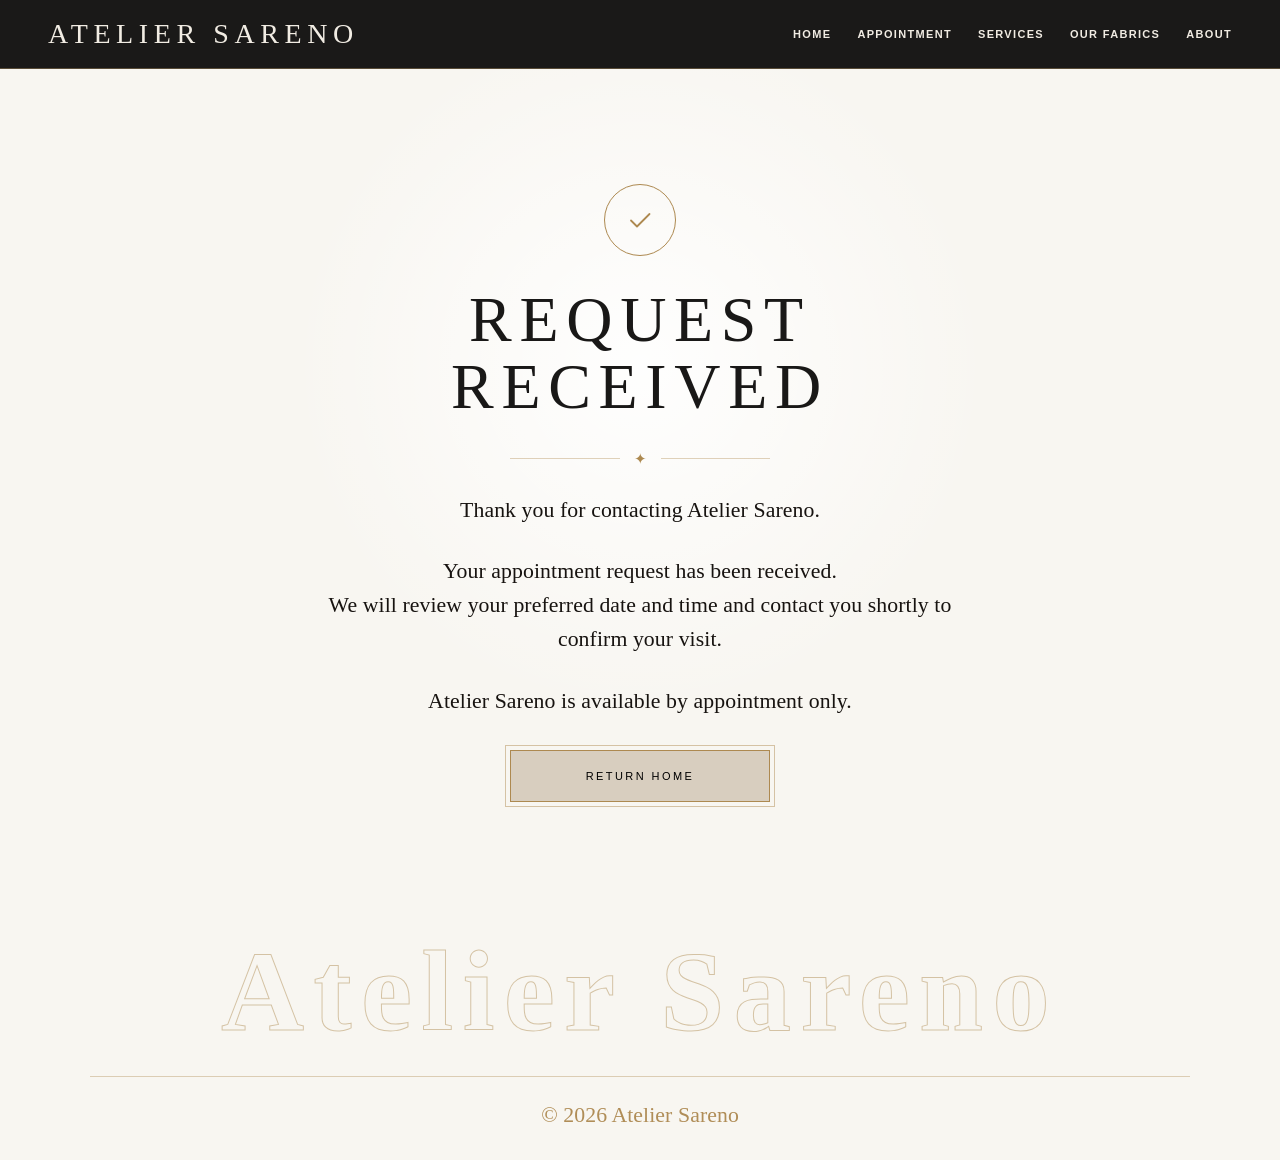
<file: thank-you.html>
<!DOCTYPE html>
<html lang="en">
<head>
  <meta charset="UTF-8">
  <meta name="viewport" content="width=device-width, initial-scale=1.0">
  <title>Request Received — Atelier Sareno</title>
  <link rel="icon" href="favicon.svg" type="image/svg+xml">
  <link rel="preconnect" href="https://fonts.googleapis.com">
  <link rel="preconnect" href="https://fonts.gstatic.com" crossorigin>
  <link rel="stylesheet" href="assets/css/styles.css?v=20260909-2">
  <style>
    .thank-you-page {
      --ty-ivory: #f8f6f1;
      --ty-ink: #191817;
      --ty-brass: #ad8950;
      --ty-line: rgba(173, 137, 80, .38);
      background: var(--ty-ivory);
      color: var(--ty-ink);
    }

    .thank-you-page main {
      display: block;
      width: 100%;
    }

    .thank-you-page .thank-you {
      min-height: 620px;
      padding: clamp(72px, 9vw, 130px) 24px clamp(54px, 7vw, 96px);
      display: flex !important;
      align-items: center;
      justify-content: center;
      text-align: center;
      background:
        radial-gradient(circle at 50% 36%, rgba(255,255,255,.92), transparent 42%),
        var(--ty-ivory);
    }

    .thank-you-page .thank-you__inner {
      width: min(100%, 720px);
      margin: 0 auto !important;
      display: flex !important;
      flex-direction: column;
      align-items: center;
    }

    .thank-you__seal {
      width: 72px;
      height: 72px;
      margin: 0 auto 30px;
      border: 1px solid var(--ty-brass);
      border-radius: 50%;
      display: grid;
      place-items: center;
      color: var(--ty-brass);
    }

    .thank-you__seal svg {
      width: 32px;
      height: 32px;
    }

    .thank-you-page .thank-you h1 {
      margin: 0;
      font-size: clamp(2.5rem, 5vw, 4.5rem);
      font-weight: 400;
      line-height: 1.05;
      letter-spacing: .12em;
      text-transform: uppercase;
    }

    .thank-you__ornament {
      width: 260px;
      margin: 30px auto 28px;
      display: flex;
      align-items: center;
      gap: 14px;
      color: var(--ty-brass);
    }

    .thank-you__ornament::before,
    .thank-you__ornament::after {
      content: "";
      height: 1px;
      flex: 1;
      background: var(--ty-line);
    }

    .thank-you__ornament span {
      font-size: 15px;
      line-height: 1;
    }

    .thank-you-page .thank-you p {
      max-width: 640px;
      margin: 0 auto;
      font-size: clamp(1rem, 1.4vw, 1.2rem);
      line-height: 1.75;
    }

    .thank-you-page .thank-you p + p {
      margin-top: 28px;
    }

    .thank-you-page .thank-you__availability {
      color: rgba(25, 24, 23, .76);
    }

    .thank-you-page .thank-you .btn {
      margin-top: 32px;
      min-width: 260px;
      padding: 19px 32px;
      border: 1px solid var(--ty-brass);
      box-shadow: 0 0 0 4px var(--ty-ivory), 0 0 0 5px rgba(173,137,80,.48);
      transition: transform .25s ease, background .25s ease, color .25s ease;
    }

    .thank-you-page .thank-you .btn:hover {
      transform: translateY(-2px);
    }

    .thank-you-page .site-footer {
      padding-top: 48px;
      background: var(--ty-ivory);
    }

    .thank-you-page .site-footer__mark {
      max-width: 1100px;
      margin: 0 auto;
      padding: 0 24px 32px;
      color: transparent;
      -webkit-text-stroke: 1px rgba(173,137,80,.48);
      font-size: clamp(3.4rem, 9vw, 8rem);
      line-height: .9;
      text-align: center;
      white-space: nowrap;
      overflow: hidden;
    }

    .thank-you-page .site-footer__legal {
      width: min(calc(100% - 48px), 1100px);
      margin: 0 auto;
      padding: 22px 0 28px;
      border-top: 1px solid var(--ty-line);
      text-align: center;
    }

    @media (max-width: 720px) {
      .thank-you-page .thank-you {
        min-height: auto;
        padding: 64px 20px 70px;
      }

      .thank-you-page .thank-you h1 {
        font-size: clamp(2rem, 10vw, 3rem);
        letter-spacing: .08em;
      }

      .thank-you__seal {
        width: 62px;
        height: 62px;
        margin-bottom: 24px;
      }

      .thank-you__ornament {
        width: min(230px, 72vw);
        margin: 24px auto;
      }

      .thank-you-page .thank-you p + p {
        margin-top: 22px;
      }

      .thank-you-page .thank-you .btn {
        width: min(100%, 300px);
      }

      .thank-you-page .site-footer__mark {
        white-space: normal;
        font-size: clamp(3rem, 16vw, 5rem);
      }
    }

    @media (prefers-reduced-motion: reduce) {
      .thank-you-page .thank-you .btn {
        transition: none;
      }
    }
  </style>
  <!-- Google tag (gtag.js) -->
  <script async src="https://www.googletagmanager.com/gtag/js?id=AW-18395568832"></script>
  <script>
    window.dataLayer = window.dataLayer || [];
    function gtag(){dataLayer.push(arguments);}
    gtag('js', new Date());
    gtag('config', 'AW-18395568832');
    // Only a successful form response can create this marker.
    // Consume it before queuing the event to prevent refresh/back duplicates.
    (function () {
      try {
        var key = "atelier_appointment_conversion";
        var raw = window.sessionStorage.getItem(key);
        if (!raw) return;
        window.sessionStorage.removeItem(key);
        var request = JSON.parse(raw);
        var age = Date.now() - request.createdAt;
        if (!request.id || !Number.isFinite(age) || age < 0 || age > 10 * 60 * 1000) return;
        gtag("event", "conversion", {
          send_to: "AW-18395568832/OruXCOX2ruMcEMC12MNE",
          transaction_id: request.id
        });
      } catch (storageError) {
        // The confirmation remains usable when browser storage is unavailable.
      }
    })();
  </script>
<!-- Meta Pixel Code -->
<script>
  !function(f,b,e,v,n,t,s)
  {if(f.fbq)return;n=f.fbq=function(){n.callMethod?
  n.callMethod.apply(n,arguments):n.queue.push(arguments)};
  if(!f._fbq)f._fbq=n;n.push=n;n.loaded=!0;n.version='2.0';
  n.queue=[];t=b.createElement(e);t.async=!0;
  t.src=v;s=b.getElementsByTagName(e)[0];
  s.parentNode.insertBefore(t,s)}(window, document,'script',
  'https://connect.facebook.net/en_US/fbevents.js');
  fbq('init', '1225433773137099');
  fbq('track', 'PageView');
</script>
<!-- End Meta Pixel Code -->
<meta name="robots" content="noindex">
</head>
<body class="thank-you-page">
  <header class="site-header">
    <a class="wordmark" href="index.html">Atelier Sareno</a>
    <nav class="site-nav" aria-label="Primary">
      <a href="index.html">Home</a>
      <a href="appointment.html">Appointment</a>
      <a href="services.html">Services</a>
      <a href="our-fabrics.html">Our Fabrics</a>
    <a href="about.html">About</a>
    </nav>
  </header>

  <main>
    <section class="thank-you" aria-labelledby="thank-you-title">
      <div class="thank-you__inner">
        <div class="thank-you__seal" aria-hidden="true">
          <svg viewBox="0 0 32 32" fill="none">
            <path d="M7 16.5l6 6L25.5 10" stroke="currentColor" stroke-width="1.8" stroke-linecap="round" stroke-linejoin="round"/>
          </svg>
        </div>
        <h1 id="thank-you-title">Request Received</h1>
        <div class="thank-you__ornament" aria-hidden="true"><span>✦</span></div>
        <p>Thank you for contacting Atelier Sareno.</p>
        <p>Your appointment request has been received.<br>We will review your preferred date and time and contact you shortly to confirm your visit.</p>
        <p class="thank-you__availability">Atelier Sareno is available by appointment only.</p>
        <a class="btn btn--brass" href="index.html">Return Home</a>
      </div>
    </section>
  </main>

  <footer class="site-footer">
    <div class="site-footer__mark" aria-hidden="true">Atelier Sareno</div>
    <div class="site-footer__legal">© 2026 Atelier Sareno</div>
  </footer>
</body>
</html>
</file>
<file: assets/css/styles.css>
/* Atelier Sareno — site styles */


:root {
  --cream: #FBF9F5;
  --panel: #F1ECE3;
  --ink: #241F1A;
  --brass: #B08D57;
  --dark: #1B1918;
  --dark-text: #F1ECE3;
  --serif: "Cormorant Garamond", "Times New Roman", Times, serif;
  --sans: "Jost", "Helvetica Neue", Helvetica, Arial, sans-serif;
  --mono: "JetBrains Mono", "SFMono-Regular", Consolas, monospace;
}

* { box-sizing: border-box; }

[hidden] { display: none !important; }

html { scroll-behavior: smooth; }

body {
  margin: 0;
  background: var(--cream);
  color: var(--ink);
  font-family: var(--sans);
  font-weight: 300;
  overflow-x: hidden;
  -webkit-font-smoothing: antialiased;
}

img, video { display: block; max-width: 100%; }

a { color: inherit; text-decoration: none; transition: color .18s ease; }
a:hover { color: var(--brass); }

::selection { background: var(--brass); color: var(--cream); }

h1, h2, h3 { margin: 0; font-family: var(--serif); font-weight: 300; }

/* ---------- header ---------- */
.site-header {
  position: sticky;
  top: 0;
  z-index: 50;
  display: flex;
  align-items: center;
  justify-content: space-between;
  gap: 24px;
  padding: 18px 48px;
  background: rgba(17, 16, 15, 0.96);
  backdrop-filter: blur(14px);
  -webkit-backdrop-filter: blur(14px);
  border-bottom: 1px solid rgba(209, 173, 114, .35);
}
.wordmark {
  font-family: var(--serif);
  font-weight: 400;
  font-size: 28px;
  letter-spacing: 0.2em;
  text-transform: uppercase;
  white-space: nowrap;
  color: var(--dark-text);
}
.site-nav {
  display: flex;
  gap: 26px;
  font-size: 11px;
  font-weight: 700;
  letter-spacing: 0.12em;
  text-transform: uppercase;
  white-space: nowrap;
}
.site-nav a { color: var(--dark-text); }
.site-nav a.is-active { color: var(--brass); }

.nav-toggle {
  display: none;
  background: none;
  border: 1px solid rgba(241, 236, 227, 0.3);
  color: var(--dark-text);
  padding: 8px 12px;
  font-family: var(--mono);
  font-size: 11px;
  letter-spacing: 0.14em;
  text-transform: uppercase;
  cursor: pointer;
}

/* dark header variant (services page) */
.site-header--dark {
  background: rgba(27, 25, 24, 0.9);
  border-bottom-color: rgba(241, 236, 227, 0.12);
}
.site-header--dark .wordmark { color: var(--dark-text); }
.site-header--dark .site-nav a { color: var(--dark-text); }
.site-header--dark .site-nav a.is-active { color: var(--brass); }
.site-header--dark .nav-toggle { color: var(--dark-text); border-color: rgba(241, 236, 227, 0.3); }

/* ---------- buttons ---------- */
.btn {
  display: inline-block;
  padding: 16px 32px;
  font-family: var(--sans);
  font-size: 11px;
  font-weight: 400;
  letter-spacing: 0.22em;
  text-transform: uppercase;
  cursor: pointer;
  border: 1px solid transparent;
  transition: background .18s ease, color .18s ease, border-color .18s ease;
}
.btn--brass { background: var(--brass); color: var(--cream); }
.btn--brass:hover { background: var(--ink); color: var(--cream); }
.btn--ghost-light { background: transparent; border-color: rgba(251, 249, 245, 0.35); color: var(--cream); }
.btn--ghost-light:hover { border-color: var(--cream); color: var(--cream); }
.btn--ghost-dark { background: transparent; border-color: rgba(36, 31, 26, 0.2); color: var(--ink); }
.btn--ghost-dark:hover { border-color: var(--brass); color: var(--ink); }

/* ---------- hero ---------- */
.hero {
  position: relative;
  min-height: 100vh;
  display: flex;
  align-items: center;
  justify-content: center;
  overflow: hidden;
}
.hero__media {
  position: absolute;
  inset: 0;
  width: 100%;
  height: 100%;
  object-fit: cover;
  object-position: center20%;
  z-index: 0;
}
.hero__scrim {
  position: absolute;
  inset: 0;
  background: linear-gradient(90deg, rgba(18,16,14,.48) 0%, rgba(18,16,14,.28) 55%, rgba(18,16,14,.12) 100%);
  z-index: 1;
}
.hero__inner {
  position: relative;
  z-index: 2;
  display: flex;
  flex-direction: column;
  align-items: center;
  text-align: center;
  gap: 32px;
  max-width: 660px;
  padding: 96px 32px;
  color: var(--cream);
}
.hero__title {
  font-size: clamp(36px, 4.6vw, 72px);
  line-height: 1;
  letter-spacing: -0.02em;
  color: var(--cream);
  text-shadow: 0 2px 8px rgba(0,0,0,.45);
}

.hero__lede {
  margin: 0;
  font-family: var(--serif);
  font-weight: 300;
  font-size: clamp(18px, 2.1vw, 22px);
  line-height: 1.35;
  color: var(--cream);
  max-width: 52ch;
  text-wrap: pretty;
}
.hero__actions { display: flex; gap: 16px; flex-wrap: wrap; justify-content: center; }
.hero__stats {
  display: flex;
  gap: 44px;
  flex-wrap: wrap;
  justify-content: center;
  padding-top: 20px;
  margin-top: 8px;
  border-top: 1px solid rgba(251, 249, 245, 0.2);
}
.stat { display: flex; flex-direction: column; gap: 6px; }
.stat__value { font-family: var(--serif); font-size: 34px; color: var(--cream); }
.stat__label {
  font-family: var(--mono);
  font-size: 10px;
  letter-spacing: 0.18em;
  text-transform: uppercase;
  color: rgba(251, 249, 245, 0.7);
}

/* ---------- marquee strip ---------- */
.strip {
  display: flex;
  gap: 70px;
  padding: 22px 48px;
  background: #11100f;
  border-top: 1px solid rgba(209, 173, 114, .35);
  border-bottom: 1px solid rgba(209, 173, 114, .35);
  font-family: var(--serif);
  font-size: 17px;
  letter-spacing: 0.3em;
  text-transform: uppercase;
  color: rgba(248, 245, 239, .88);
  white-space: nowrap;
  overflow: hidden;
}

/* ---------- split CTA ---------- */
.split {
  display: grid;
  grid-template-columns: 1fr 1fr;
  align-items: center;
  border-top: 1px solid rgba(36, 31, 26, 0.1);
  background: var(--panel);
}
.split__copy {
  padding: 120px 48px;
  text-align: center;
  display: flex;
  flex-direction: column;
  align-items: center;
  gap: 28px;
}
.split__copy h2 { font-size: clamp(40px, 5.4vw, 80px); line-height: 1; max-width: 14ch; }
.split__copy p {
  margin: 0;
  font-size: 17px;
  line-height: 1.7;
  color: rgba(36, 31, 26, 0.75);
  max-width: 52ch;
  text-wrap: pretty;
}
.split__media {
  aspect-ratio: 4 / 3;
  border-left: 1px solid rgba(36, 31, 26, 0.1);
  overflow: hidden;
}
.split__media img { width: 100%; height: 100%; object-fit: cover; }

/* ---------- services page ---------- */
.page--dark { background: var(--dark); color: var(--dark-text); }
.page--dark .page-title { color: var(--dark-text); }

.page-title-band { padding: 70px 48px 40px; text-align: center; }
.page-title { font-size: clamp(34px, 4vw, 54px); }

.service-group { padding: 0 48px 60px; }
.service-group__title {
  margin: 0 0 28px;
  font-family: var(--serif);
  font-weight: 400;
  font-size: 34px;
}
.service-row {
  display: flex;
  align-items: center;
  gap: 32px;
  padding: 28px 0;
  border-bottom: 1px solid rgba(241, 236, 227, 0.12);
}
.service-row__media {
  width: 220px;
  height: 220px;
  flex: none;
  border: 1px solid rgba(241, 236, 227, 0.14);
  overflow: hidden;
  background: #14120F;
}
.service-row__media img { width: 100%; height: 100%; object-fit: cover; }
.service-row__body { flex: 1; display: flex; flex-direction: column; gap: 6px; min-width: 0; }
.service-row__body h3 { font-family: var(--serif); font-weight: 400; font-size: 28px; }
.service-row__meta { font-size: 14px; color: rgba(241, 236, 227, 0.6); }
.service-row__note {
  margin: 6px 0 0;
  font-size: 14px;
  line-height: 1.6;
  color: rgba(241, 236, 227, 0.6);
  max-width: 52ch;
}
.service-row__cta {
  align-self: flex-start;
  margin-top: 18px;
  background: var(--dark-text);
  color: var(--dark);
  padding: 16px 26px;
  font-size: 11px;
  font-weight: 700;
  letter-spacing: 0.14em;
  text-transform: uppercase;
  text-align: center;
  line-height: 1.5;
}
.service-row__cta:hover { background: var(--brass); color: var(--dark); }
.service-grid {
  max-width: 980px;
  margin: 0 auto;
  display: grid;
  grid-template-columns: 1fr;
  gap: 0;
}
.service-card {
  min-height: 290px;
  padding: 38px 0;
  gap: 40px;
  align-items: center;
  border: 0;
  border-bottom: 1px solid rgba(241, 236, 227, 0.16);
  background: transparent;
}
.service-card .service-row__media {
  width: 260px;
  height: 260px;
}
.service-card:last-child {
  width: 100%;
}
.service-card .service-row__cta {
  width: min(100%, 620px);
  min-width: 0;
  margin-top: 30px;
  padding-block: 20px;
}
.service-pair {
  display: grid;
  grid-template-columns: repeat(2, minmax(0, 1fr));
  border-bottom: 1px solid rgba(241, 236, 227, 0.12);
}
.service-pair .service-row { border-bottom: 0; }
.service-pair .service-row + .service-row {
  padding-left: 32px;
  border-left: 1px solid rgba(241, 236, 227, 0.12);
}
.service-pair .service-row__media {
  width: clamp(150px, 13vw, 200px);
  height: clamp(150px, 13vw, 200px);
}

@media (max-width: 980px) {
  .service-pair { grid-template-columns: 1fr; }
  .service-pair .service-row + .service-row {
    padding-left: 0;
    border-top: 1px solid rgba(241, 236, 227, 0.12);
    border-left: 0;
  }
}

@media (max-width: 600px) {
  .service-card {
    gap: 22px;
    padding: 28px 0;
    align-items: center;
    flex-direction: row;
  }
  .service-card .service-row__media {
    width: 31vw;
    height: 31vw;
    min-width: 118px;
    min-height: 118px;
    max-width: 180px;
    max-height: 180px;
  }
  .service-card .service-row__cta {
    width: 100%;
    min-width: 0;
    margin-top: 18px;
    padding: 15px 12px;
  }
  .service-card .service-row__body h3 { font-size: clamp(24px, 7vw, 34px); }
}


/* ---------- about page ---------- */
.duo { display: grid; grid-template-columns: 1fr 1fr; }
.duo--border-bottom { border-bottom: 1px solid rgba(36, 31, 26, 0.1); }
.duo--panel { background: var(--panel); border-top: 1px solid rgba(36, 31, 26, 0.1); grid-template-columns: 1fr; justify-items: center; }
.duo__text {
  padding: 100px 56px;
  display: flex;
  flex-direction: column;
  gap: 24px;
  border-right: 1px solid rgba(36, 31, 26, 0.1);
}
.duo__text--about {
  min-height: 100%;
  align-items: center;
  justify-content: center;
  text-align: center;
  color: #171310;
}
.duo__text--about h1 {
  margin-bottom: 24px;
  font-family: var(--serif);
  font-size: clamp(42px, 4vw, 66px);
  font-weight: 500;
  line-height: 1;
  letter-spacing: 0.015em;
}
.duo__text--about p {
  max-width: 42ch;
  margin: 0 auto 20px;
  font-family: var(--serif);
  font-size: clamp(18px, 1.45vw, 22px);
  font-weight: 400;
  line-height: 1.48;
  color: #171310;
}
.eyebrow {
  font-family: var(--mono);
  font-size: 11px;
  font-weight: 700;
  letter-spacing: 0.24em;
  text-transform: uppercase;
  color: var(--brass);
}
.duo__text h1 { font-size: clamp(42px, 5.2vw, 78px); line-height: 1; letter-spacing: -0.02em; }
.duo__text h2 { font-size: clamp(34px, 3.8vw, 54px); line-height: 1.05; }
.duo__text p {
  margin: 0;
  font-size: 17px;
  line-height: 1.75;
  color: rgba(36, 31, 26, 0.82);
  max-width: 46ch;
  text-wrap: pretty;
}
.duo__media { min-height: 520px; overflow: hidden; }
.duo__media img { width: 100%; height: 100%; object-fit: cover; }
.contact-block {
  padding: 56px 56px;
  text-align: center;
  align-items: center;
  display: flex;
  flex-direction: column;
  gap: 2px;
  font-family: var(--mono);
  font-size: 13px;
  font-weight: 700;
  letter-spacing: 0.1em;
  color: #000;
  line-height: 2.3;
}
.contact-block .btn { margin-top: 28px; align-self: center; line-height: 1; }

/* ---------- appointment page ---------- */
.booking-wrap { flex: 1; display: flex; justify-content: center; }
.booking {
  padding: 60px 64px 100px;
  background: var(--panel);
  display: flex;
  flex-direction: column;
  max-width: 860px;
  width: 100%;
}
.booking__media {
  aspect-ratio: 16 / 9;
  width: calc(100% + 128px);
  margin-left: -64px;
  margin-bottom: 36px;
  border: 1px solid rgba(36, 31, 26, 0.1);
  background: var(--panel);
  overflow: hidden;
}
.booking__media img { width: 100%; height: 100%; object-fit: cover; object-position: center 32%; }
.booking h1 {
  font-size: clamp(40px, 5.2vw, 76px);
  line-height: 1;
  letter-spacing: -0.02em;
  text-align: center;
}
.booking__lede {
  margin: 16px auto 36px;
  font-size: 18px;
  line-height: 1.75;
  color: rgba(36, 31, 26, 0.8);
  max-width: 46ch;
  text-align: center;
  text-wrap: pretty;
}

.form { display: flex; flex-direction: column; gap: 20px; font-size: 0.92em; }
.field { display: flex; flex-direction: column; gap: 8px; }
.field__label {
  font-family: var(--sans);
  font-size: 10px;
  font-weight: 800;
  letter-spacing: 0.2em;
  text-transform: uppercase;
  color: var(--ink);
}
.field input,
.field textarea {
  background: none;
  border: none;
  border-bottom: 1px solid rgba(36, 31, 26, 0.16);
  color: var(--ink);
  font-family: var(--sans);
  font-size: 17px;
  font-weight: 300;
  padding: 10px 0;
  outline: none;
}
.field textarea { resize: vertical; }
.field input:focus,
.field textarea:focus { border-bottom-color: var(--brass); }
.field input::placeholder,
.field textarea::placeholder { color: rgba(36, 31, 26, 0.35); }

.select-wrap { position: relative; }
.select-wrap select {
  width: 100%;
  background: none;
  border: 1px solid rgba(36, 31, 26, 0.16);
  color: var(--ink);
  font-family: var(--sans);
  font-size: 16px;
  font-weight: 300;
  padding: 14px 40px 14px 16px;
  outline: none;
  appearance: none;
  -webkit-appearance: none;
  cursor: pointer;
  border-radius: 0;
}
.select-wrap select:focus { border-color: var(--brass); }
.select-wrap::after {
  content: "\25BE";
  position: absolute;
  right: 16px;
  top: 50%;
  transform: translateY(-50%);
  pointer-events: none;
  font-size: 12px;
  color: var(--ink);
}

.calendar {
  border: 1px solid rgba(36, 31, 26, 0.16);
  padding: 20px;
  display: flex;
  flex-direction: column;
  gap: 16px;
}
.calendar__head { display: flex; align-items: center; justify-content: space-between; }
.calendar__nav {
  background: none;
  border: none;
  color: var(--ink);
  font-size: 18px;
  line-height: 1;
  cursor: pointer;
  padding: 6px 12px;
}
.calendar__nav:hover { color: var(--brass); }
.calendar__month { font-family: var(--serif); font-size: 18px; font-weight: 700; color: var(--ink); }
.calendar__weekdays,
.calendar__grid { display: grid; grid-template-columns: repeat(7, 1fr); gap: 4px; justify-items: center; }
.calendar__weekdays {
  font-family: var(--mono);
  font-size: 10px;
  color: rgba(36, 31, 26, 0.5);
}
.calendar__day {
  width: 36px;
  height: 36px;
  border: none;
  background: transparent;
  color: var(--ink);
  font-family: var(--sans);
  font-size: 13px;
  cursor: pointer;
  border-radius: 50%;
  transition: background .15s ease, color .15s ease;
}
.calendar__day:hover:not(:disabled) { background: rgba(176, 141, 87, 0.2); }
.calendar__day:disabled { color: rgba(36, 31, 26, 0.28); cursor: default; }
.calendar__day.is-empty { visibility: hidden; }
.calendar__day.is-selected { background: var(--brass); color: var(--cream); }
.calendar__times {
  display: flex;
  flex-wrap: wrap;
  gap: 8px;
  padding-top: 12px;
  border-top: 1px solid rgba(36, 31, 26, 0.1);
}
.time-slot {
  background: transparent;
  color: var(--ink);
  border: 1px solid rgba(36, 31, 26, 0.16);
  padding: 9px 14px;
  font-family: var(--sans);
  font-size: 12px;
  cursor: pointer;
  transition: background .15s ease, color .15s ease, border-color .15s ease;
}
.time-slot:hover { border-color: var(--brass); }
.time-slot.is-selected { background: var(--brass); color: var(--cream); border-color: var(--brass); }

.form__error {
  font-family: var(--mono);
  font-size: 11px;
  letter-spacing: 0.08em;
  color: #9B3A2F;
}
.form__submit { align-self: flex-start; margin-top: 8px; }

.confirmation { display: flex; flex-direction: column; gap: 20px; padding: 20px 0 8px; }
.confirmation h2 { font-size: clamp(30px, 3.6vw, 44px); line-height: 1.1; }
.confirmation__note { font-size: 15px; opacity: 0.75; max-width: 42ch; }

.how-it-works { max-width: 900px; margin: 0 auto; padding: 72px 48px; display: flex; flex-direction: column; gap: 22px; border: 1px solid rgba(241, 236, 227, 0.16); }
.how-it-works h2 { font-size: clamp(34px, 4.4vw, 48px); font-weight: 400; margin-bottom: 6px; }
.how-it-works__step { display: flex; flex-direction: column; gap: 16px; padding-bottom: 16px; border-bottom: 1px solid rgba(36, 31, 26, 0.16); }
.how-it-works__label { font-family: var(--mono); font-size: 16px; letter-spacing: 0.1em; }
.how-it-works__step p { font-family: var(--serif); font-size: 22px; line-height: 1.5; max-width: 60ch; }
.how-it-works__cta {
  align-self: flex-start;
  margin-top: 24px;
  font-family: var(--mono);
  font-size: 13px;
  letter-spacing: 0.1em;
  text-transform: uppercase;
  color: var(--ink);
  text-decoration: underline;
  text-underline-offset: 6px;
}
.how-it-works--dark .how-it-works__step { border-bottom-color: rgba(241, 236, 227, 0.16); }
.how-it-works--dark .how-it-works__cta { color: var(--dark-text); }
@media (max-width: 640px) {
  .how-it-works { padding: 48px 24px; }
}
.confirmation__summary {
  font-family: var(--mono);
  font-size: 12px;
  line-height: 2;
  letter-spacing: 0.06em;
  color: rgba(36, 31, 26, 0.75);
}
.confirmation__actions { display: flex; gap: 12px; flex-wrap: wrap; }

.booking__contact {
  display: flex;
  flex-direction: column;
  gap: 2px;
  margin-top: 32px;
  padding: 28px 32px;
  border: 1px solid rgba(36, 31, 26, 0.16);
  font-family: var(--sans);
  font-size: 14px;
  font-weight: 700;
  color: var(--ink);
  line-height: 1.9;
}

/* ---------- footer ---------- */
.site-footer { background: var(--cream); color: var(--ink); }
.site-footer__mark {
  font-family: "Times New Roman", Times, serif;
  font-weight: 600;
  font-size: clamp(36px, 10vw, 170px);
  line-height: 0.9;
  letter-spacing: 0.08em;
  text-align: center;
  padding: 60px 24px 40px;
  color: transparent;
  -webkit-text-stroke: 1.5px #000;
  text-stroke: 1.5px #000;
}
.site-footer__nav {
  display: flex;
  align-items: center;
  justify-content: center;
  flex-wrap: wrap;
  gap: 32px;
  padding: 0 48px 48px;
  font-family: var(--mono);
  font-size: 12px;
  letter-spacing: 0.12em;
  text-transform: uppercase;
}
.site-footer__nav a { color: var(--ink); }
.site-footer__legal {
  border-top: 1px solid rgba(36, 31, 26, 0.16);
  padding: 22px 48px;
  font-family: var(--mono);
  font-size: 11px;
  letter-spacing: 0.1em;
  color: var(--brass);
}

/* ---------- 404 ---------- */
.notfound {
  min-height: 70vh;
  display: flex;
  flex-direction: column;
  align-items: center;
  justify-content: center;
  gap: 24px;
  text-align: center;
  padding: 80px 32px;
}
.notfound h1 { font-size: clamp(48px, 8vw, 110px); line-height: 1; }

/* ---------- responsive ---------- */
@media (max-width: 900px) {
  .site-header { padding: 16px 24px; }
  .wordmark { font-size: 20px; letter-spacing: 0.16em; }
  .nav-toggle { display: block; }
  .site-nav {
    position: absolute;
    top: 100%;
    left: 0;
    right: 0;
    flex-direction: column;
    gap: 0;
    background: var(--cream);
    border-bottom: 1px solid rgba(36, 31, 26, 0.1);
    display: none;
  }
  .site-header--dark .site-nav { background: var(--dark); }
  .site-nav.is-open { display: flex; }
  .site-nav a { padding: 16px 24px; border-bottom: 1px solid rgba(36, 31, 26, 0.08); }

  .split, .duo { grid-template-columns: 1fr; }
  .duo__text { border-right: none; border-bottom: 1px solid rgba(36, 31, 26, 0.1); padding: 64px 24px; }
  .duo__media { min-height: 320px; }
  .contact-block { padding: 64px 24px; }
  .split__copy { padding: 72px 24px; }
  .split__media { border-left: none; border-top: 1px solid rgba(36, 31, 26, 0.1); }

  .strip { gap: 40px; font-size: 14px; padding: 18px 24px; }

  .service-group { padding: 0 24px 40px; }
  .service-row { flex-wrap: wrap; gap: 20px; }
  .service-row__media { width: 140px; height: 140px; }
  .service-row__cta { width: 100%; }

  .booking { padding: 40px 24px 72px; }
  .booking__media { width: calc(100% + 48px); margin-left: -24px; }
  .site-footer__nav { gap: 18px; padding: 0 24px 36px; font-size: 11px; }
  .site-footer__legal { padding: 20px 24px; }
  .page-title-band { padding: 48px 24px 28px; }
}

@media (max-width: 480px) {
  .hero__stats { gap: 24px; }
  .stat__value { font-size: 26px; }
  .hero__inner { padding: 72px 20px; }
}

@media print {
  .site-header, .nav-toggle, .hero__media { display: none; }
}

/* ---------- alterations landing page ---------- */
.landing-page {
  --landing-ivory: #f7f1e6;
  --landing-cream: #fbf7ef;
  --landing-nude: #eadfce;
  --landing-gold: #b99258;
  --landing-brown: #493a30;
  --landing-muted: #78695e;
  background: var(--landing-cream);
  color: var(--landing-brown);
}
.landing-page .landing-header {
  position: relative;
  padding: 28px clamp(24px, 6vw, 88px);
  background: #11100f;
  border-bottom: 1px solid rgba(209, 173, 114, .35);
  box-shadow: none;
  backdrop-filter: none;
}
.landing-page .wordmark { color: var(--dark-text); font-size: clamp(22px, 2.1vw, 30px); font-weight: 600; letter-spacing: .08em; }
.landing-page .site-nav { margin-left: auto; }
.landing-page .site-nav a { color: var(--dark-text); }
.landing-page .site-nav a.is-active, .landing-page .site-nav a:hover { color: var(--landing-gold); }
.landing-header__note { margin-left: 30px; font-family: var(--serif); font-size: 12px; letter-spacing: .09em; text-transform: uppercase; color: rgba(241, 236, 227, .7); }

.landing-hero, .landing-service, .landing-custom {
  width: min(1180px, calc(100% - 48px));
  margin-inline: auto;
  display: grid;
  grid-template-columns: minmax(0, .92fr) minmax(340px, .78fr);
  align-items: center;
  gap: clamp(56px, 9vw, 138px);
}
.landing-hero { min-height: 760px; padding: 76px 0 112px; }
.landing-hero__copy { padding-left: clamp(0px, 2vw, 28px); }
.landing-kicker { margin: 0 0 24px; font-size: 11px; font-weight: 500; letter-spacing: .2em; text-transform: uppercase; color: var(--landing-gold); }
.landing-hero h1 { max-width: 12ch; font-size: clamp(48px, 6.1vw, 86px); font-weight: 500; line-height: .98; letter-spacing: -.025em; text-transform: uppercase; }
.landing-rule { display: block; width: 84px; height: 1px; margin: 28px 0; background: var(--landing-gold); }
.landing-intro { max-width: 37ch; margin: 0; font-family: var(--serif); font-size: clamp(19px, 2vw, 24px); line-height: 1.45; color: var(--landing-muted); }
.landing-list { margin: 0; padding: 0; list-style: none; font-family: var(--serif); font-size: clamp(18px, 1.8vw, 22px); line-height: 1.55; color: var(--landing-muted); }
.landing-list--inline { margin-top: 9px; }
.landing-list--inline li { display: inline; }
.landing-list--inline li + li::before { content: " · "; color: var(--landing-gold); }
.landing-button { display: inline-flex; align-items: center; justify-content: center; min-width: 260px; margin-top: 38px; padding: 17px 26px; border: 1px solid rgba(185, 146, 88, .75); background: var(--landing-nude); color: var(--landing-brown); font-size: 11px; font-weight: 600; letter-spacing: .12em; text-transform: uppercase; transition: background .2s ease, color .2s ease; }
.landing-button:hover { background: var(--landing-brown); color: var(--landing-cream); }
.landing-photo-frame { margin: 0; padding: clamp(14px, 2vw, 28px); background: var(--landing-ivory); }
.landing-photo-frame img { width: 100%; height: auto; object-fit: contain; }
.landing-hero__media { justify-self: end; width: min(100%, 480px); }

.landing-alterations {
  width: min(1080px, calc(100% - 48px));
  margin: 0 auto 80px;
  padding: clamp(64px, 8vw, 104px);
  display: grid;
  grid-template-columns: minmax(0, 1.15fr) minmax(260px, .85fr);
  gap: clamp(52px, 8vw, 110px);
  align-items: center;
  background: var(--landing-ivory);
}
.landing-alterations__intro h2 { font-size: clamp(38px, 4.3vw, 58px); font-weight: 500; line-height: 1.03; }
.landing-alterations__intro > p:last-child { max-width: 45ch; margin: 0; font-family: var(--serif); font-size: clamp(18px, 1.7vw, 22px); line-height: 1.55; color: var(--landing-muted); }
.landing-alterations__list { margin: 0; padding: 0; display: grid; grid-template-columns: 1fr 1fr; column-gap: 30px; list-style: none; font-family: var(--serif); font-size: 18px; color: var(--landing-muted); }
.landing-alterations__list li { padding: 10px 0; border-bottom: 1px solid rgba(185, 146, 88, .28); }

.landing-services { padding: 18px 0 134px; }
.landing-service { min-height: 660px; padding: 72px 0; }
.landing-service--reverse .landing-service__media { order: 2; }
.landing-service--reverse .landing-service__copy { order: 1; }
.landing-service__media { width: min(100%, 500px); justify-self: center; }
.landing-service__media img { max-height: 570px; }
.landing-service__copy h2, .landing-custom__copy h2, .landing-studio h2 { font-size: clamp(37px, 4.1vw, 58px); font-weight: 500; line-height: 1.04; color: var(--landing-brown); }

.landing-custom { width: 100%; grid-template-columns: minmax(300px, .78fr) minmax(0, 1.22fr); gap: clamp(52px, 8vw, 122px); padding: 92px max(24px, calc((100vw - 1180px) / 2)); background: var(--landing-nude); }
.landing-custom__media { margin: 0; justify-self: end; width: min(100%, 460px); }
.landing-custom__media img { width: 100%; height: auto; object-fit: contain; }
.landing-custom__copy { max-width: 600px; }
.landing-made { margin: 28px 0 18px; color: var(--landing-gold); font-family: var(--serif); font-size: 18px; font-weight: 600; letter-spacing: .08em; text-transform: uppercase; }
.landing-custom .landing-button { background: transparent; }
.landing-custom .landing-button:hover { background: var(--landing-brown); }

.landing-studio { padding: 118px 24px; text-align: center; background: var(--landing-ivory); }
.landing-studio .landing-kicker { margin-bottom: 18px; }
.landing-studio address, .landing-studio > p:not(.landing-kicker) { margin: 26px 0 0; font-family: var(--serif); font-size: 19px; font-style: normal; line-height: 1.65; color: var(--landing-muted); }
.landing-studio > p:not(.landing-kicker) { margin-top: 10px; font-style: italic; }
.landing-footer { display: flex; justify-content: space-between; gap: 24px; padding: 26px clamp(24px, 6vw, 88px); border-top: 1px solid rgba(73, 58, 48, .12); background: var(--landing-cream); color: var(--landing-muted); font-size: 11px; letter-spacing: .1em; text-transform: uppercase; }

@media (max-width: 900px) {
  .landing-page .landing-header { padding: 20px 24px; }
  .landing-page .site-nav { background: var(--landing-cream); }
  .landing-header__note { display: none; }
  .landing-page .nav-toggle { color: var(--landing-brown); border-color: rgba(73, 58, 48, .25); }
  .landing-hero, .landing-service, .landing-custom { grid-template-columns: 1fr; gap: 48px; }
  .landing-hero { min-height: 0; padding: 72px 0 96px; }
  .landing-hero__media { justify-self: center; width: min(100%, 520px); }
  .landing-service { min-height: 0; padding: 64px 0; }
  .landing-service--reverse .landing-service__media, .landing-service--reverse .landing-service__copy { order: initial; }
  .landing-service__media { justify-self: stretch; width: 100%; }
  .landing-service__copy { padding: 0 8px; }
  .landing-services { padding-bottom: 90px; }
  .landing-alterations { grid-template-columns: 1fr; padding: 64px clamp(24px, 7vw, 56px); }
  .landing-custom { padding: 78px 24px; }
  .landing-custom__media { justify-self: center; width: min(100%, 520px); }
}
@media (max-width: 520px) {
  .landing-hero, .landing-service { width: calc(100% - 36px); }
  .landing-hero h1 { font-size: clamp(43px, 13vw, 62px); }
  .landing-photo-frame { padding: 12px; }
  .landing-alterations { width: calc(100% - 36px); margin-bottom: 52px; padding: 52px 24px; gap: 34px; }
  .landing-alterations__list { grid-template-columns: 1fr; }
  .landing-button { width: 100%; min-width: 0; }
  .landing-studio { padding: 88px 24px; }
  .landing-footer { flex-direction: column; align-items: center; text-align: center; }
}

/* ---------- unified luxury body typography ---------- */
body p:not(.hero__lede):not(.fabrics-kicker):not(.fabrics-intro__statement):not(.landing-kicker):not(.form__error):not(.confirmation__note) {
  font-family: var(--serif);
  font-size: clamp(20px, 1.7vw, 26px);
  font-weight: 500;
  line-height: 1.55;
  letter-spacing: .004em;
}
body:not(.page--dark):not(.landing-page) p:not(.hero__lede):not(.form__error):not(.confirmation__note),
.landing-page p:not(.landing-kicker):not(.form__error):not(.confirmation__note) {
  color: #171310;
}
.page--dark p:not(.form__error):not(.confirmation__note) {
  color: #f1ece3;
}

/* Contact details and social links match the About body text on every page. */
.contact-block,
.booking__contact,
.landing-studio address,
.site-footer__nav,
.site-footer__legal,
.landing-footer {
  font-family: var(--serif);
  font-size: clamp(20px, 1.7vw, 26px);
  font-weight: 500;
  line-height: 1.55;
  letter-spacing: .004em;
  font-style: normal;
  text-transform: none;
}
.contact-block > span,
.contact-block > a:not(.btn),
.booking__contact > span,
.booking__contact > a,
.site-footer__nav > a,
.landing-footer > a {
  font: inherit;
  letter-spacing: inherit;
}
.contact-block > span,
.contact-block > a:not(.btn),
.booking__contact > span,
.booking__contact > a {
  max-width: 100%;
  overflow-wrap: anywhere;
}

/* Original showroom and garment photographs, October 2026. */
.atelier-gallery { padding: clamp(48px,7vw,100px) clamp(20px,5vw,80px); background: #f6f2eb; }
.atelier-gallery__intro { max-width: 700px; margin: 0 auto 38px; text-align: center; }
.atelier-gallery__eyebrow { text-transform: uppercase; letter-spacing: .14em; font-size: 13px; }
.atelier-gallery h2 { font-family: var(--serif); font-size: clamp(34px,4vw,52px); font-weight: 400; line-height: 1.1; margin: 12px 0 20px; }
.atelier-gallery__grid { display: grid; grid-template-columns: repeat(4,minmax(0,1fr)); gap: 28px 20px; }
.atelier-gallery figure { margin: 0; min-width: 0; }
.atelier-gallery figure a { display: block; }
.atelier-gallery img { display: block; width: 100%; height: auto; aspect-ratio: 3/4; object-fit: cover; }
.atelier-gallery figcaption { font-family: var(--serif); font-size: 23px; color: #29231e; padding-top: 10px; }
.atelier-gallery__action { margin-top: 40px; text-align: center; }
@media(max-width: 1000px) { .atelier-gallery__grid { grid-template-columns: repeat(2,minmax(0,1fr)); } }
@media(max-width: 480px) { .atelier-gallery__grid { grid-template-columns: 1fr; gap: 26px; } }

/* Approved action button palette, October 23, 2026. */
body .btn,
body .service-row__cta,
body .landing-button {
  background: #D8CEBF;
  color: #000000;
  border-color: #D8CEBF;
}
body .btn:hover,
body .service-row__cta:hover,
body .landing-button:hover {
  background: #CBBEAC;
  color: #000000;
  border-color: #CBBEAC;
}
</file>
